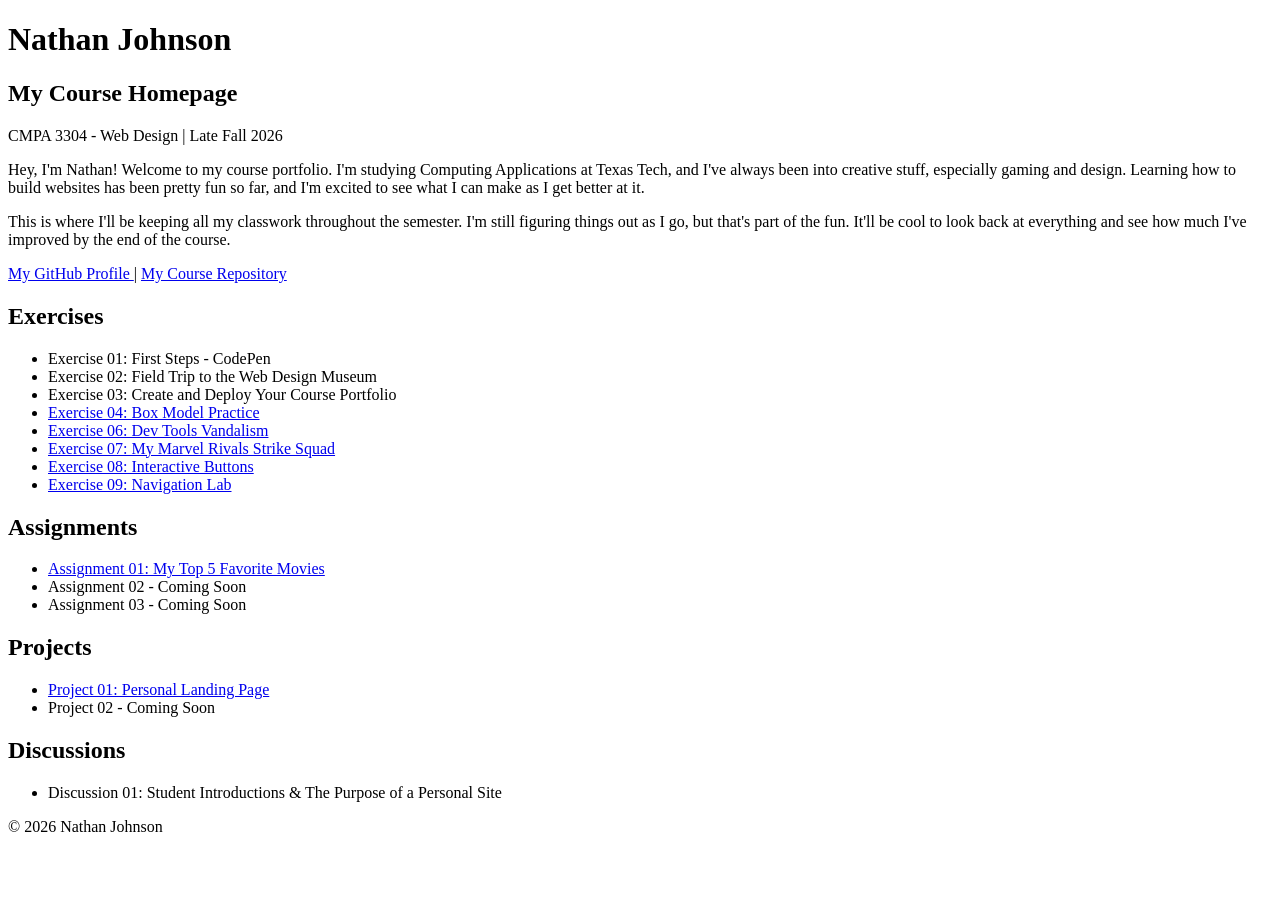
<file: index.html>
<!DOCTYPE html>
<html lang="en">
<head>
    <meta charset="UTF-8">
    <meta name="viewport" content="width=device-width, initial-scale=1.0">
    <title>Nathan Johnson - CMPA 3304</title>
</head>

<body>
    <header>
        <h1>Nathan Johnson</h1>
        <h2>My Course Homepage</h2>
        <p>CMPA 3304 - Web Design | Late Fall 2026</p>

        <p>
            Hey, I'm Nathan! Welcome to my course portfolio.
            I'm studying Computing Applications at Texas Tech,
            and I've always been into creative stuff, especially
            gaming and design. Learning how to build websites
            has been pretty fun so far, and I'm excited to see
            what I can make as I get better at it.
        </p>

        <p>
            This is where I'll be keeping all my classwork
            throughout the semester. I'm still figuring things
            out as I go, but that's part of the fun. It'll
            be cool to look back at everything and see how
            much I've improved by the end of the course.
        </p>

        <nav>
            <a href="https://github.com/natekayne">
                My GitHub Profile
            </a>
            |
            <a href="https://github.com/natekayne/cmpa-3304-course-portfolio">
                My Course Repository
            </a>
        </nav>
    </header>

    <main>
        <section>
            <h2>Exercises</h2>
            <ul>
                <li>
                    Exercise 01: First Steps - CodePen
                </li>
                <li>
                    Exercise 02: Field Trip to the Web Design Museum
                </li>
                <li>
                    Exercise 03: Create and Deploy Your Course Portfolio
                </li>
                <li>
                    <a href="week-03-exercise-01/index.html">
                        Exercise 04: Box Model Practice
                    </a>
                </li>
                <li>
                    <a href="week-04-exercise-01/index.html">
                        Exercise 06: Dev Tools Vandalism
                    </a>
                </li>
                <li>
                    <a href="week-04-exercise-02/index.html">
                        Exercise 07: My Marvel Rivals Strike Squad
                    </a>
                </li>
                <li>
                    <a href="week-05-exercise-01/index.html">
                        Exercise 08: Interactive Buttons
                    </a>
                </li>
                <li>
                    <a href="week-06-exercise-01/index.html">
                        Exercise 09: Navigation Lab
                    </a>
                </li>
            </ul>
        </section>

        <section>
            <h2>Assignments</h2>
            <ul>
                <li>
                    <a href="assignment-01/index.html">
                        Assignment 01: My Top 5 Favorite Movies
                    </a>
                </li>
                <li>Assignment 02 - Coming Soon</li>
                <li>Assignment 03 - Coming Soon</li>
            </ul>
        </section>

        <section>
            <h2>Projects</h2>
            <ul>
                <li>
                    <a href="project-01/index.html">
                        Project 01: Personal Landing Page
                    </a>
                </li>
                <li>Project 02 - Coming Soon</li>
            </ul>
        </section>

        <section>
            <h2>Discussions</h2>
            <ul>
                <li>
                    Discussion 01: Student Introductions
                    &amp; The Purpose of a Personal Site
                </li>
            </ul>
        </section>
    </main>

    <footer>
        <p>&copy; 2026 Nathan Johnson</p>
    </footer>
</body>
</html>
</file>
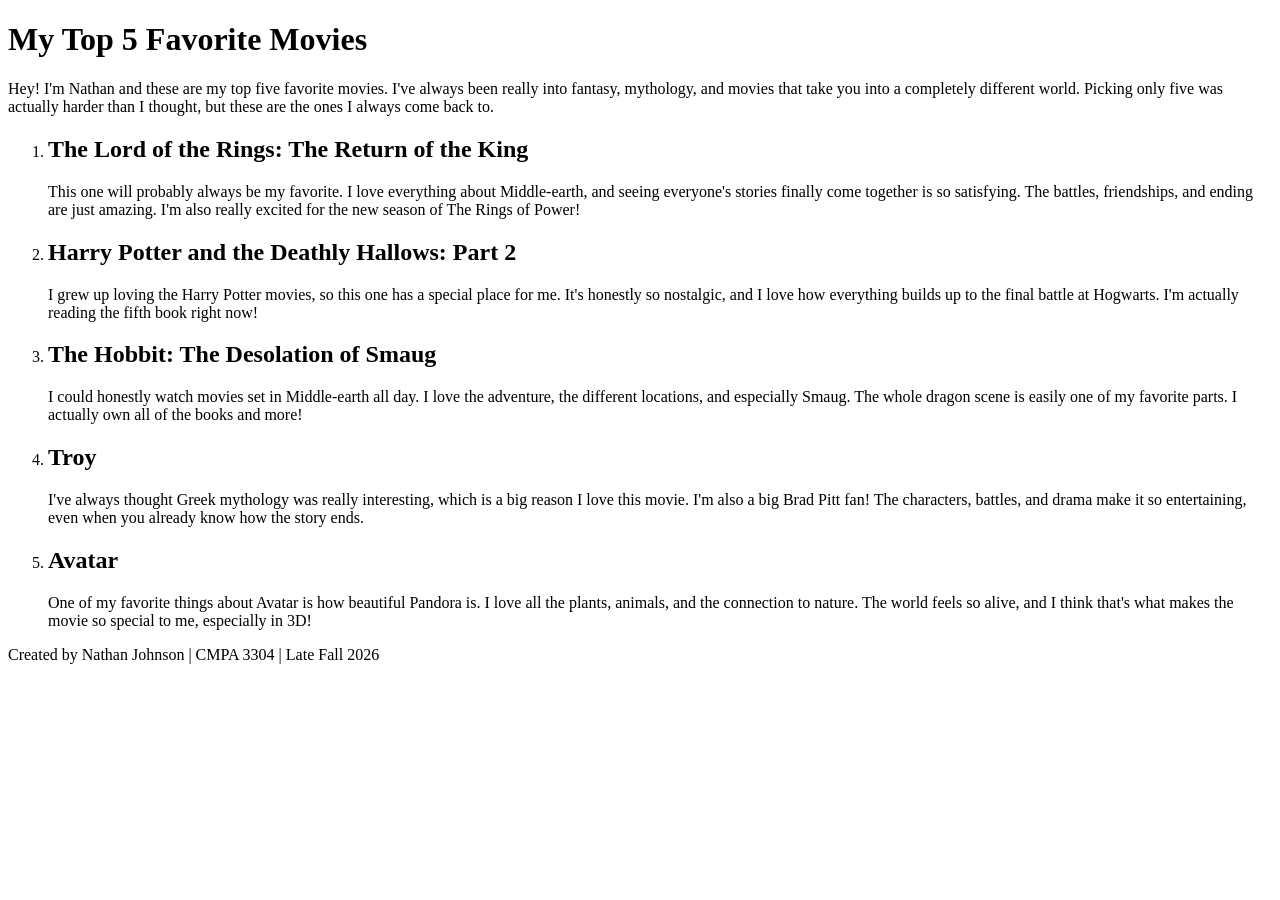
<file: assignment-01/index.html>
<!DOCTYPE html>
<html lang="en">
<head>
    <meta charset="UTF-8">
    <meta name="viewport" content="width=device-width, initial-scale=1.0">
    <title>My Top 5 Favorite Movies - Nathan Johnson</title>
</head>

<body>
    <header>
        <h1>My Top 5 Favorite Movies</h1>
        <p>
            Hey! I'm Nathan and these are my top five favorite
            movies. I've always been really into fantasy,
            mythology, and movies that take you into a completely
            different world. Picking only five was actually
            harder than I thought, but these are the ones
            I always come back to.
        </p>
    </header>

    <main>
        <ol>
            <li>
                <h2>The Lord of the Rings: The Return of the King</h2>
                <p>
                    This one will probably always be my favorite.
                    I love everything about Middle-earth, and
                    seeing everyone's stories finally come
                    together is so satisfying. The battles,
                    friendships, and ending are just amazing.
                    I'm also really excited for the new season
                    of The Rings of Power!
                </p>
            </li>

            <li>
                <h2>Harry Potter and the Deathly Hallows: Part 2</h2>
                <p>
                    I grew up loving the Harry Potter movies,
                    so this one has a special place for me.
                    It's honestly so nostalgic, and I love
                    how everything builds up to the final
                    battle at Hogwarts. I'm actually reading
                    the fifth book right now!
                </p>
            </li>

            <li>
                <h2>The Hobbit: The Desolation of Smaug</h2>
                <p>
                    I could honestly watch movies set in
                    Middle-earth all day. I love the adventure,
                    the different locations, and especially
                    Smaug. The whole dragon scene is easily
                    one of my favorite parts. I actually own
                    all of the books and more!
                </p>
            </li>

            <li>
                <h2>Troy</h2>
                <p>
                    I've always thought Greek mythology was
                    really interesting, which is a big reason
                    I love this movie. I'm also a big Brad Pitt
                    fan! The characters, battles, and drama
                    make it so entertaining, even when you
                    already know how the story ends.
                </p>
            </li>

            <li>
                <h2>Avatar</h2>
                <p>
                    One of my favorite things about Avatar is
                    how beautiful Pandora is. I love all the
                    plants, animals, and the connection to
                    nature. The world feels so alive, and
                    I think that's what makes the movie
                    so special to me, especially in 3D!
                </p>
            </li>
        </ol>
    </main>

    <footer>
        <p>
            Created by Nathan Johnson |
            CMPA 3304 | Late Fall 2026
        </p>
    </footer>
</body>
</html>
</file>
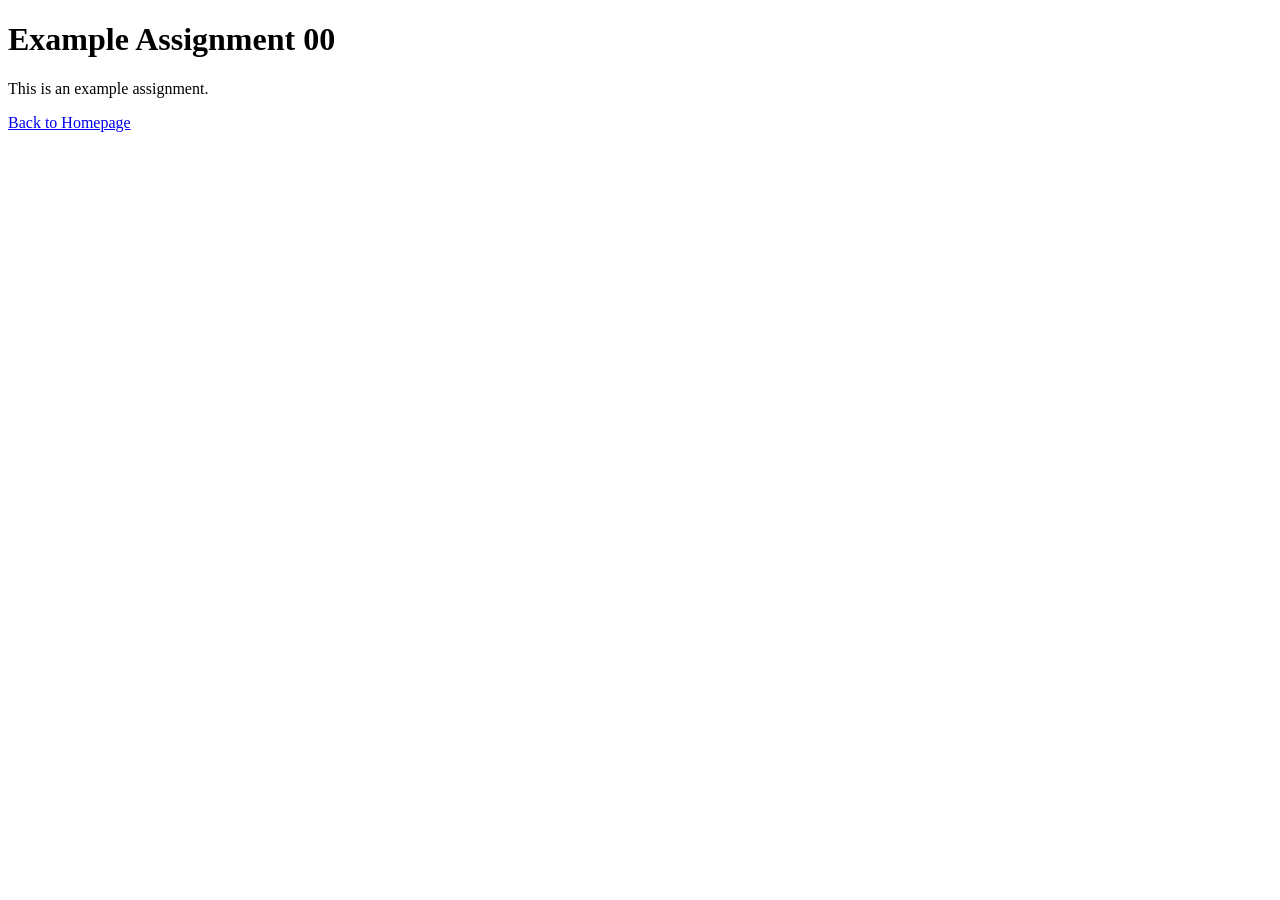
<file: example-assignment-00/index.html>
<!DOCTYPE html>
<html lang="en">
    <head>
        <meta charset="UTF-8" />
        <meta name="viewport" content="width=device-width, initial-scale=1.0" />
        <title>Example Assignment 00</title>
    </head>
    <body>
        <h1>Example Assignment 00</h1>
        <p>This is an example assignment.</p>
        <a href="../index.html">Back to Homepage</a>
    </body>
</html>
</file>
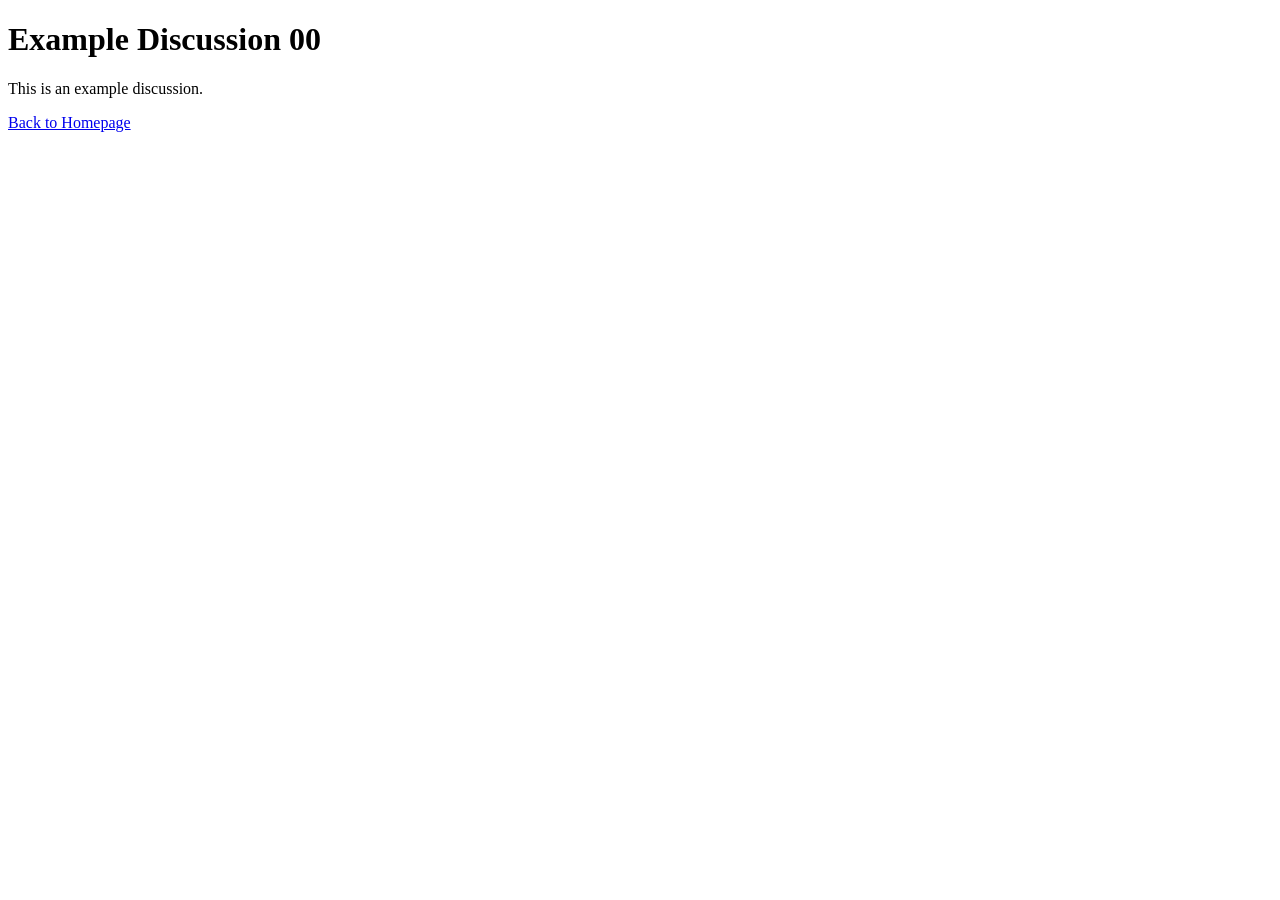
<file: example-discussion-00/index.html>
<!DOCTYPE html>
<html lang="en">
    <head>
        <meta charset="UTF-8" />
        <meta name="viewport" content="width=device-width, initial-scale=1.0" />
        <title>Example Discussion 00</title>
    </head>
    <body>
        <h1>Example Discussion 00</h1>
        <p>This is an example discussion.</p>
        <a href="../index.html">Back to Homepage</a>
    </body>
</html>
</file>
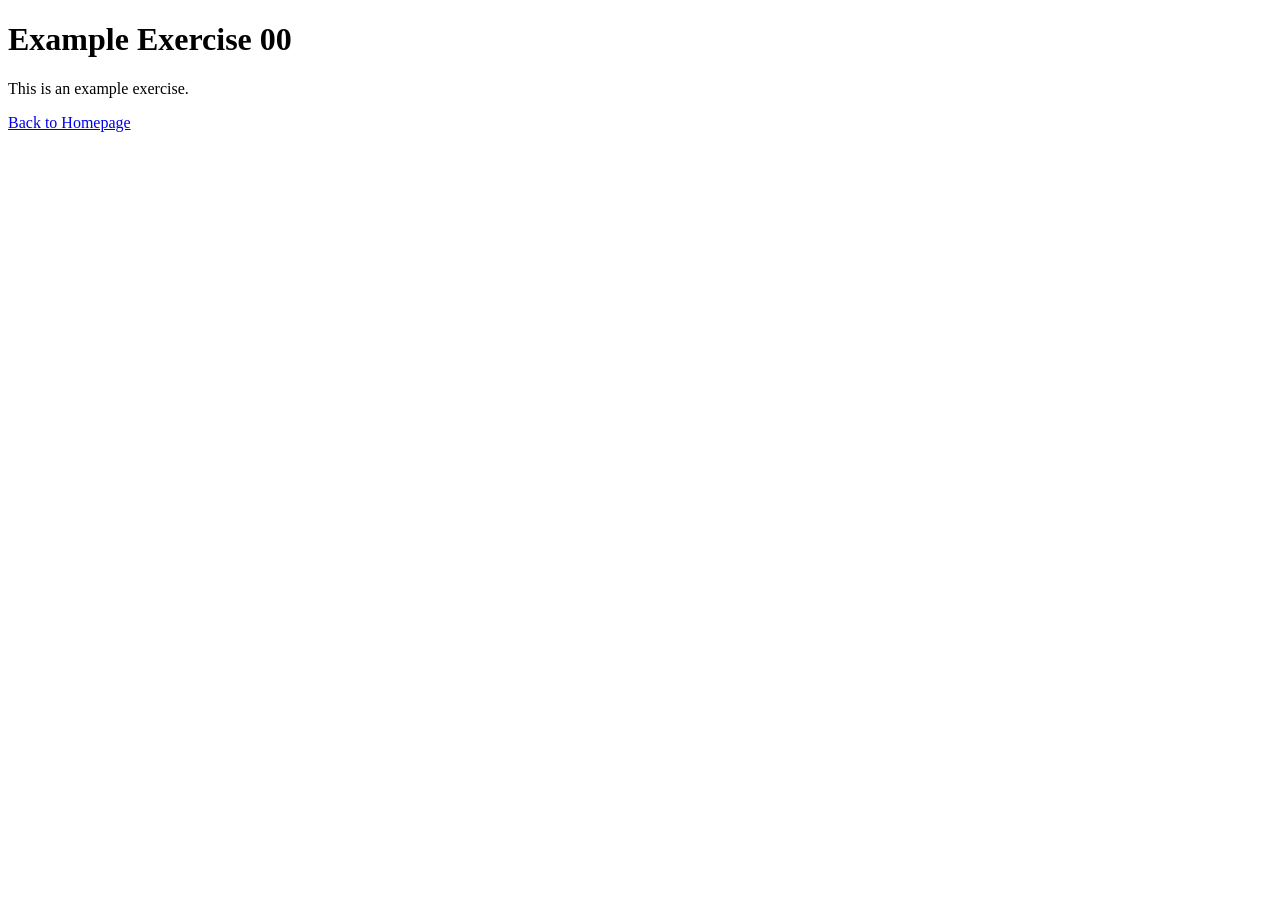
<file: example-exercise-00/index.html>
<!DOCTYPE html>
<html lang="en">
    <head>
        <meta charset="UTF-8" />
        <meta name="viewport" content="width=device-width, initial-scale=1.0" />
        <title>Example Exercise 00</title>
    </head>
    <body>
        <h1>Example Exercise 00</h1>
        <p>This is an example exercise.</p>
        <a href="../index.html">Back to Homepage</a>
    </body>
</html>
</file>
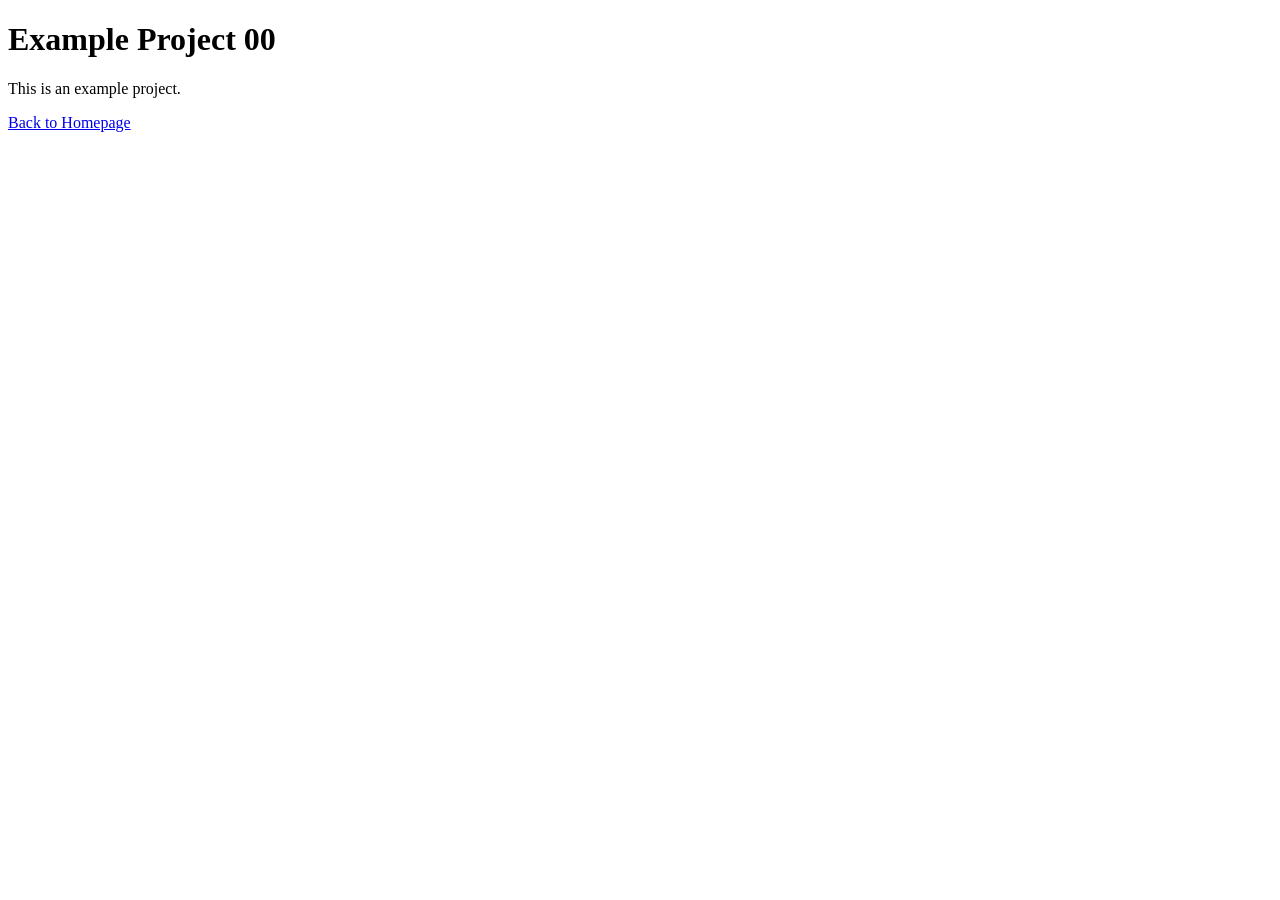
<file: example-project-00/index.html>
<!DOCTYPE html>
<html lang="en">
    <head>
        <meta charset="UTF-8" />
        <meta name="viewport" content="width=device-width, initial-scale=1.0" />
        <title>Example Project 00</title>
    </head>
    <body>
        <h1>Example Project 00</h1>
        <p>This is an example project.</p>
        <a href="../index.html">Back to Homepage</a>
    </body>
</html>
</file>
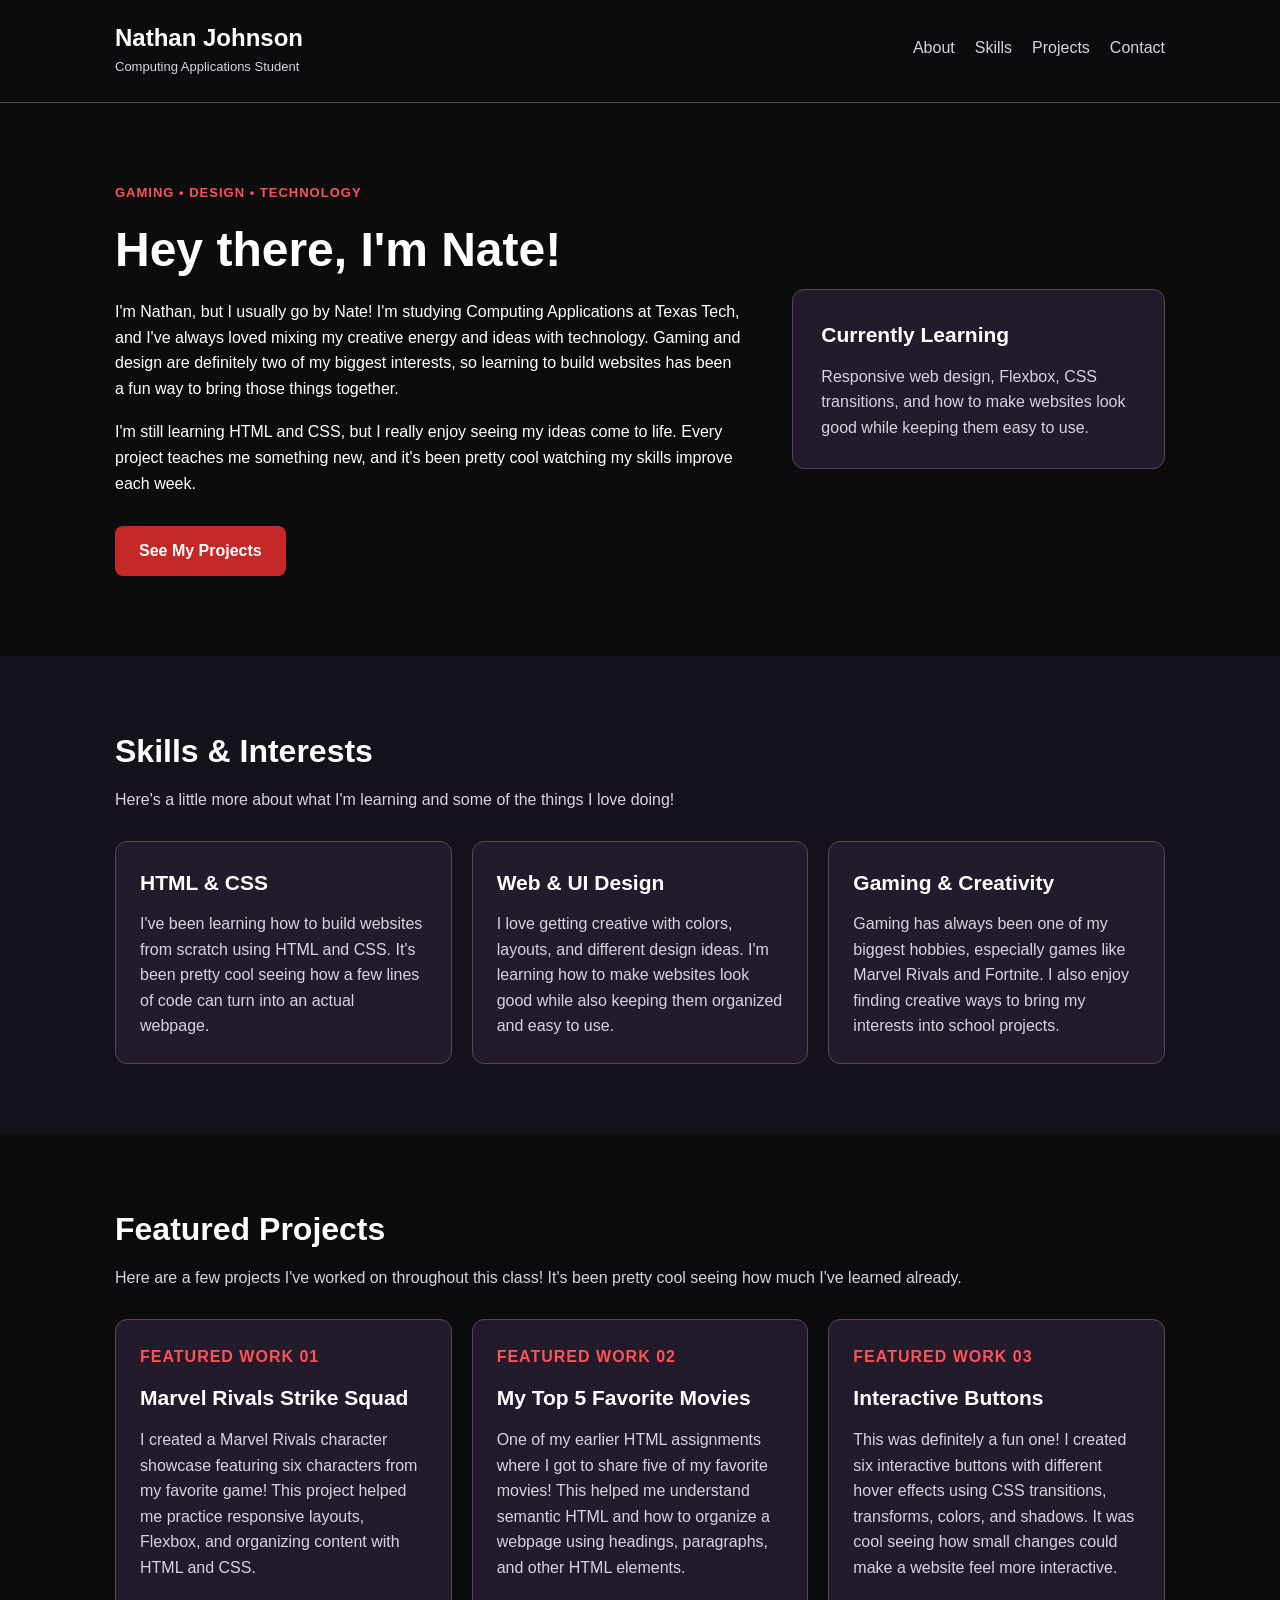
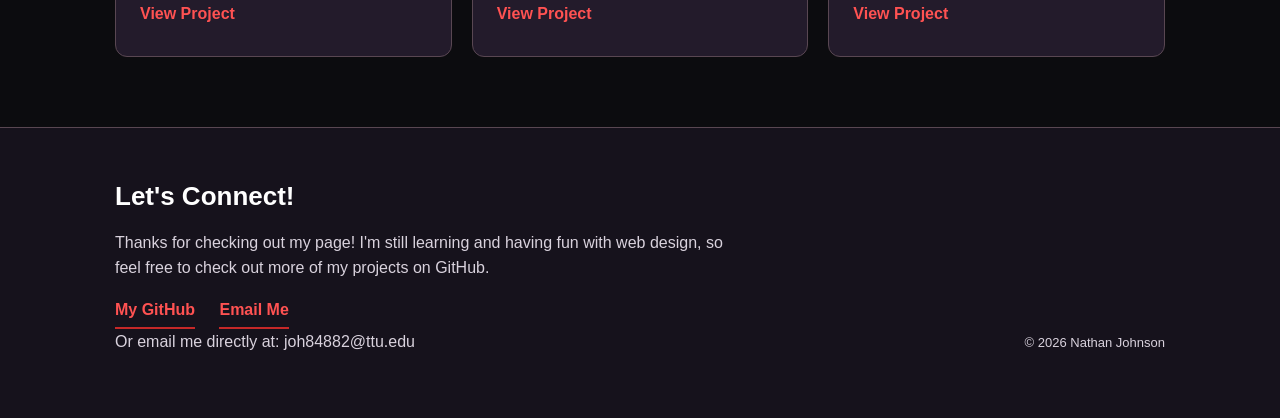
<file: project-01/index.html>
<!DOCTYPE html>
<html lang="en">

<head>
    <meta charset="UTF-8">
    <meta name="viewport" content="width=device-width, initial-scale=1.0">
    <meta name="description" content="Nathan Johnson's personal web design portfolio.">
    <title>Nathan Johnson | Personal Portfolio</title>
    <link rel="stylesheet" href="style.css">
</head>

<body>

    <!-- Header and Navigation -->
    <header class="site-header">
        <div class="container header-inner">

            <div class="brand">
                <h1>Nathan Johnson</h1>
                <p>Computing Applications Student</p>
            </div>

            <nav aria-label="Main navigation">
                <a href="#about">About</a>
                <a href="#skills">Skills</a>
                <a href="#projects">Projects</a>
                <a href="#contact">Contact</a>
            </nav>

        </div>
    </header>

    <main>

        <!-- About Me -->
        <section id="about" class="hero container">

            <div class="hero-text">
                <p class="eyebrow">GAMING • DESIGN • TECHNOLOGY</p>

                <h2>Hey there, I'm Nate!</h2>

                <p>
                    I'm Nathan, but I usually go by Nate! I'm
                    studying Computing Applications at Texas Tech,
                    and I've always loved mixing my creative energy
                    and ideas with technology. Gaming and design
                    are definitely two of my biggest interests,
                    so learning to build websites has been a fun
                    way to bring those things together.
                </p>

                <p>
                    I'm still learning HTML and CSS, but I really
                    enjoy seeing my ideas come to life. Every
                    project teaches me something new, and it's
                    been pretty cool watching my skills improve
                    each week.
                </p>

                <a href="#projects" class="button">
                    See My Projects
                </a>
            </div>

            <div class="hero-note">
                <h3>Currently Learning</h3>

                <p>
                    Responsive web design, Flexbox, CSS transitions,
                    and how to make websites look good while
                    keeping them easy to use.
                </p>
            </div>

        </section>

        
        <!-- Skills and Interests -->
        <section id="skills" class="section section-alt">
            <div class="container">

                <h2>Skills & Interests</h2>

                <p class="section-intro">
                    Here's a little more about what I'm learning
                    and some of the things I love doing!
                </p>

                <div class="skills-list">

                    <article class="skill-card">
                        <h3>HTML & CSS</h3>
                        <p>
                            I've been learning how to build websites
                            from scratch using HTML and CSS. It's
                            been pretty cool seeing how a few lines
                            of code can turn into an actual webpage.
                        </p>
                    </article>

                    <article class="skill-card">
                        <h3>Web & UI Design</h3>
                        <p>
                            I love getting creative with colors,
                            layouts, and different design ideas.
                            I'm learning how to make websites
                            look good while also keeping them
                            organized and easy to use.
                        </p>
                    </article>

                    <article class="skill-card">
                        <h3>Gaming & Creativity</h3>
                        <p>
                            Gaming has always been one of my biggest
                            hobbies, especially games like Marvel
                            Rivals and Fortnite. I also enjoy
                            finding creative ways to bring my
                            interests into school projects.
                        </p>
                    </article>

                </div>
            </div>
        </section>

        
        <!-- Featured Projects -->
        <section id="projects" class="section">
            <div class="container">

                <h2>Featured Projects</h2>

                <p class="section-intro">
                    Here are a few projects I've worked on
                    throughout this class! It's been pretty
                    cool seeing how much I've learned already.
                </p>

                <div class="project-list">

                    <!-- Project Card 1 -->
                    <article class="project-card">
                        <p class="project-number">FEATURED WORK 01</p>

                        <h3>Marvel Rivals Strike Squad</h3>

                        <p>
                            I created a Marvel Rivals character
                            showcase featuring six characters
                            from my favorite game! This project
                            helped me practice responsive layouts,
                            Flexbox, and organizing content
                            with HTML and CSS.
                        </p>

                        <a href="../week-04-exercise-02/index.html"
                           class="project-link">
                            View Project
                        </a>
                    </article>

                    <!-- Project Card 2 -->
                    <article class="project-card">
                        <p class="project-number">FEATURED WORK 02</p>

                        <h3>My Top 5 Favorite Movies</h3>

                        <p>
                            One of my earlier HTML assignments
                            where I got to share five of my
                            favorite movies! This helped me
                            understand semantic HTML and how
                            to organize a webpage using headings,
                            paragraphs, and other HTML elements.
                        </p>

                        <a href="../assignment-01/index.html"
                           class="project-link">
                            View Project
                        </a>
                    </article>

                    <!-- Project Card 3 -->
                    <article class="project-card">
                        <p class="project-number">FEATURED WORK 03</p>

                        <h3>Interactive Buttons</h3>

                        <p>
                            This was definitely a fun one!
                            I created six interactive buttons
                            with different hover effects using
                            CSS transitions, transforms, colors,
                            and shadows. It was cool seeing
                            how small changes could make a
                            website feel more interactive.
                        </p>

                        <a href="../week-05-exercise-01/index.html"
                           class="project-link">
                            View Project
                        </a>
                    </article>

                </div>
            </div>
        </section>


    </main>

    
    <!-- Contact and Footer -->
    <footer id="contact" class="site-footer">
        <div class="container footer-inner">

            <div class="footer-content">
                <h2>Let's Connect!</h2>

                <p>
                    Thanks for checking out my page!
                    I'm still learning and having fun with
                    web design, so feel free to check out
                    more of my projects on GitHub.
                </p>

                <a href="https://github.com/natekayne"
                   target="_blank"
                   rel="noopener noreferrer">
                    My GitHub
                </a>

               
                <a href="mailto:joh84882@ttu.edu">
                    Email Me
                </a>

                <p class="contact-email">
                    Or email me directly at: joh84882@ttu.edu
                </p>
            </div>

            <p class="copyright">
                &copy; 2026 Nathan Johnson
            </p>

        </div>
    </footer>
</file>
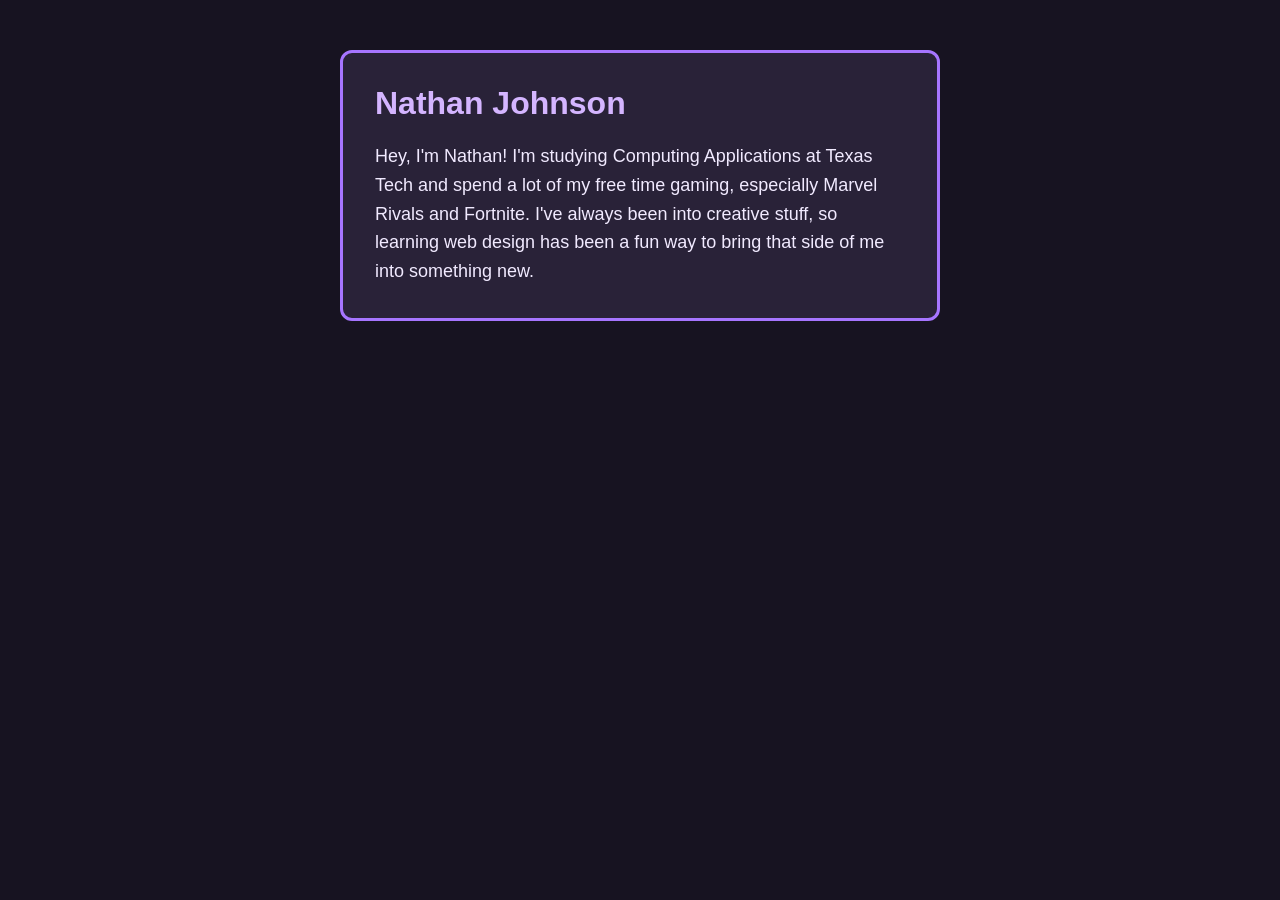
<file: week-03-exercise-01/index.html>
<!DOCTYPE html>
<html lang="en">
<head>
    <meta charset="UTF-8">
    <meta name="viewport" content="width=device-width, initial-scale=1.0">
    <title>Nathan Johnson - Personal Card</title>
    <link rel="stylesheet" href="style.css">
</head>
<body>

    <div class="card">
        <h1>Nathan Johnson</h1>

        <p>
            Hey, I'm Nathan! I'm studying Computing Applications at
            Texas Tech and spend a lot of my free time gaming,
            especially Marvel Rivals and Fortnite. I've always been
            into creative stuff, so learning web design has been a
            fun way to bring that side of me into something new.
        </p>
    </div>

</body>
</html>
</file>
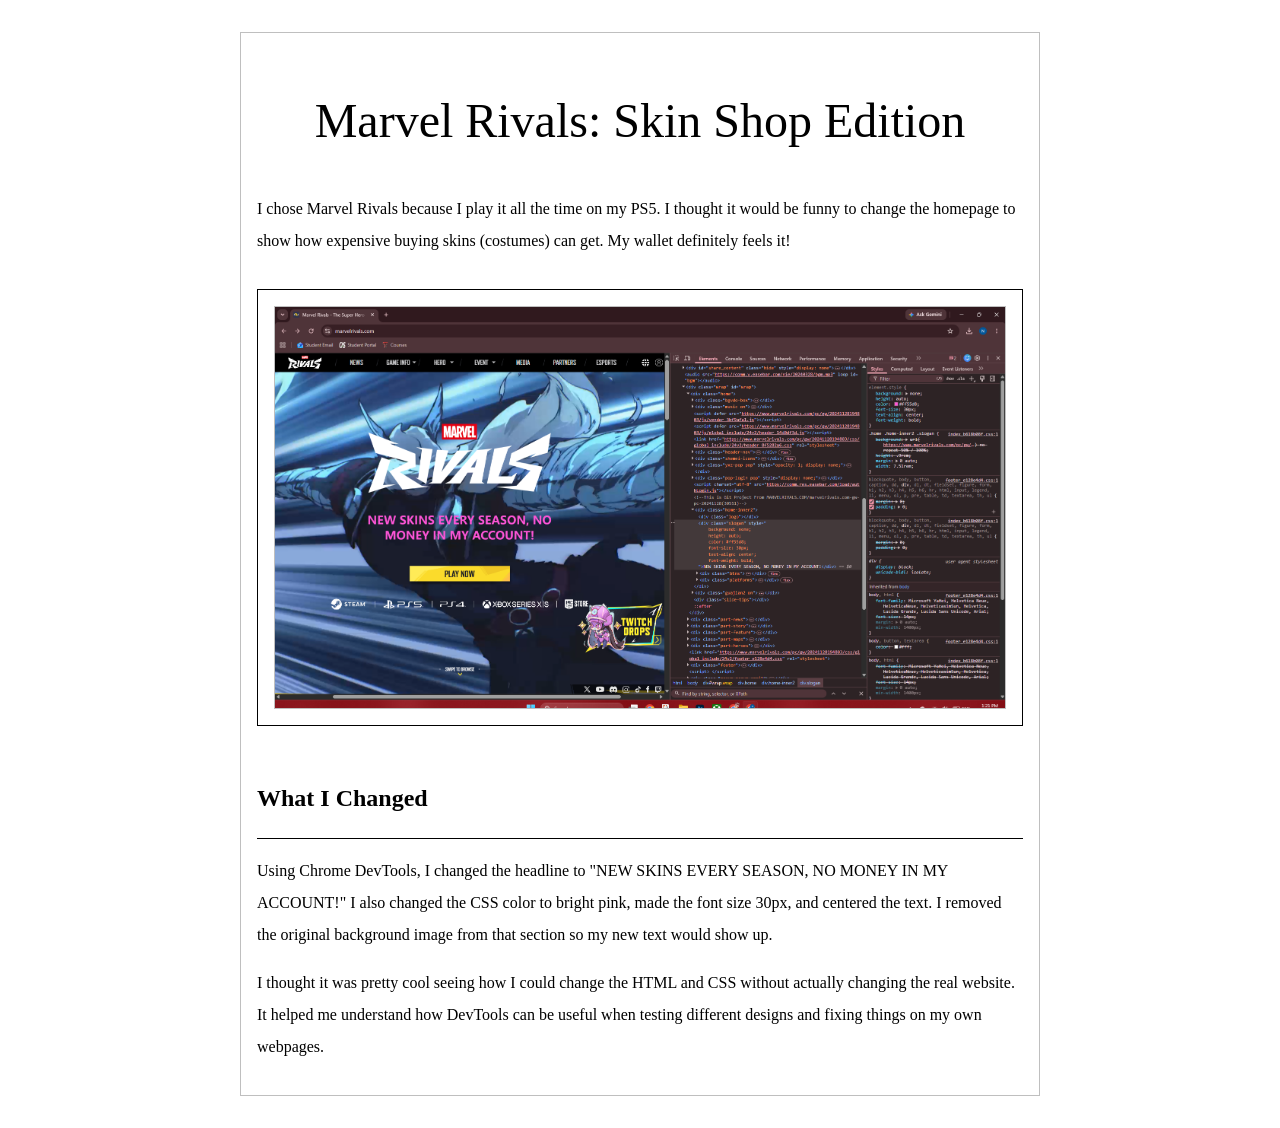
<file: week-04-exercise-01/index.html>
<!DOCTYPE html>
<html lang="en">

<head>
    <meta charset="UTF-8" />
    <meta name="viewport" content="width=device-width, initial-scale=1.0" />
    <title>Week 04 - Marvel Rivals Skin Shop Edition</title>
    <link rel="stylesheet" href="./style.css" />
</head>

<body>
    <main>
        <h1>Marvel Rivals: Skin Shop Edition</h1>

        <p>
            I chose Marvel Rivals because I play it all the time
            on my PS5. I thought it would be funny to change
            the homepage to show how expensive buying skins (costumes)
            can get. My wallet definitely feels it!
        </p>

        <div class="screenshot-container">
            <img src="./devtools-vandalism-screenshot.png"
                 alt="My edited Marvel Rivals homepage" />
        </div>

        <h2>What I Changed</h2>

        <p>
            Using Chrome DevTools, I changed the headline to
            "NEW SKINS EVERY SEASON, NO MONEY IN MY ACCOUNT!"
            I also changed the CSS color to bright pink,
            made the font size 30px, and centered the text.
            I removed the original background image from
            that section so my new text would show up.
        </p>

        <p>
            I thought it was pretty cool seeing how I could
            change the HTML and CSS without actually changing
            the real website. It helped me understand how
            DevTools can be useful when testing different
            designs and fixing things on my own webpages.
        </p>
    </main>
</body>

</html>
</file>
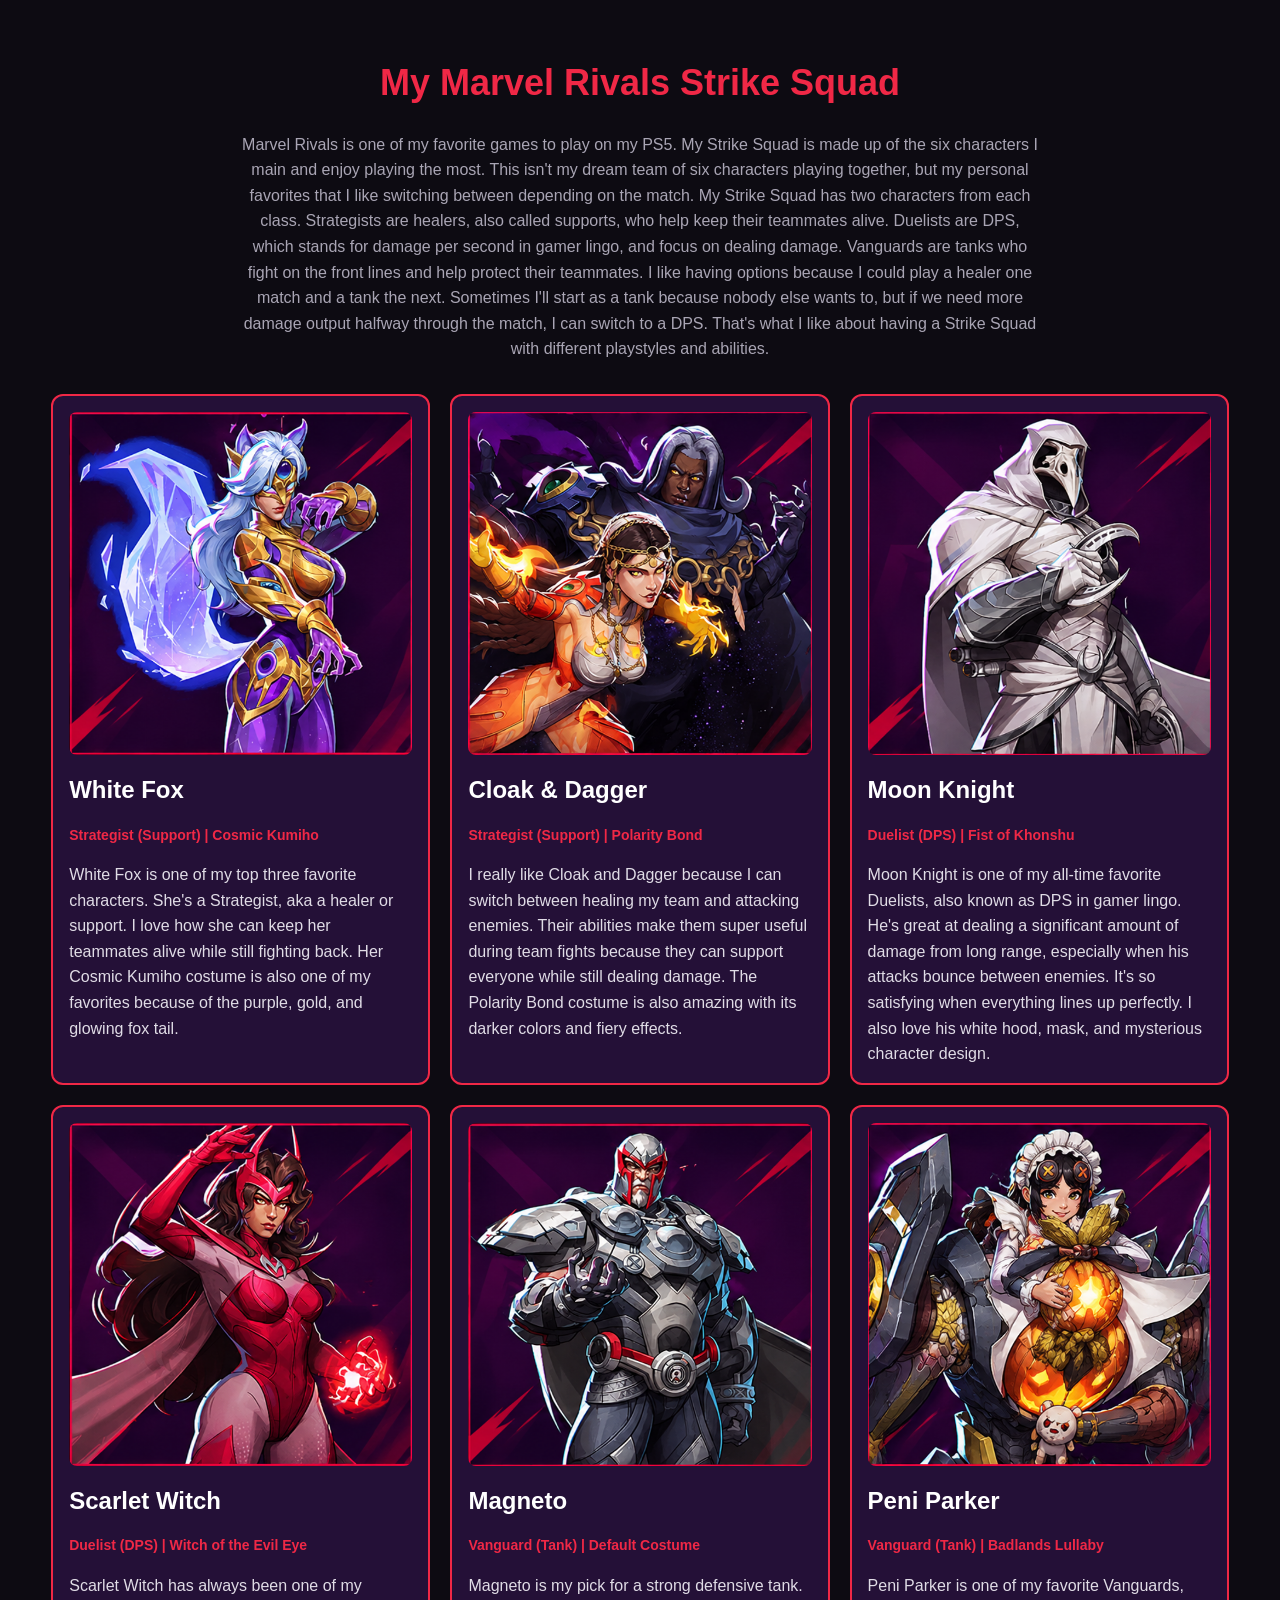
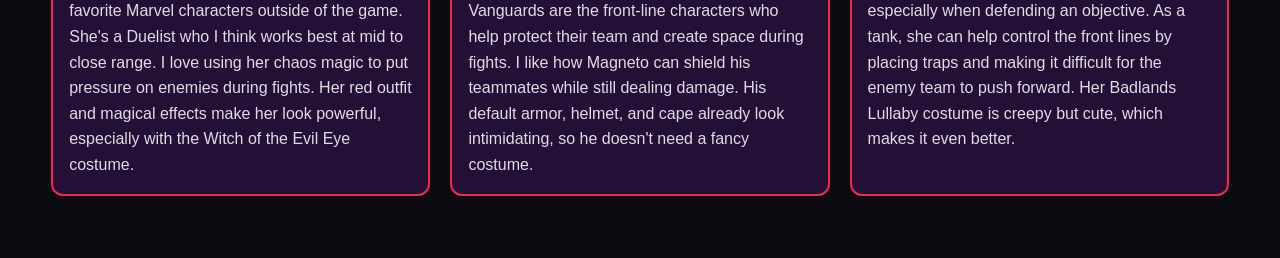
<file: week-04-exercise-02/index.html>
<!DOCTYPE html>
<html lang="en">

<head>
    <meta charset="UTF-8" />
    <meta name="viewport" content="width=device-width, initial-scale=1.0" />
    <title>My Marvel Rivals Strike Squad</title>
    <link rel="stylesheet" href="./style.css" />
</head>

<body>
    <main>
        <h1>My Marvel Rivals Strike Squad</h1>

        <p>
            Marvel Rivals is one of my favorite games to play
            on my PS5. My Strike Squad is made up of the six
            characters I main and enjoy playing the most.
            This isn't my dream team of six characters playing
            together, but my personal favorites that I like
            switching between depending on the match.

            My Strike Squad has two characters from each class.
            Strategists are healers, also called supports,
            who help keep their teammates alive. Duelists
            are DPS, which stands for damage per second in
            gamer lingo, and focus on dealing damage.
            Vanguards are tanks who fight on the front
            lines and help protect their teammates.

            I like having options because I could play a
            healer one match and a tank the next. Sometimes
            I'll start as a tank because nobody else wants
            to, but if we need more damage output halfway
            through the match, I can switch to a DPS.
            That's what I like about having a Strike Squad
            with different playstyles and abilities.
        </p>

        <div class="collection-grid">

            <!-- Strategist 1: White Fox -->
            <div class="collection-card">
                <img src="./WhiteFox.png"
                     alt="White Fox Cosmic Kumiho costume" />

                <h2>White Fox</h2>

                <p class="details">
                    Strategist (Support) | Cosmic Kumiho
                </p>

                <p class="description">
                    White Fox is one of my top three favorite
                    characters. She's a Strategist, aka a
                    healer or support. I love how she can
                    keep her teammates alive while still
                    fighting back. Her Cosmic Kumiho costume
                    is also one of my favorites because
                    of the purple, gold, and glowing fox tail.
                </p>
            </div>

            <!-- Strategist 2: Cloak and Dagger -->
            <div class="collection-card">
                <img src="./CloakDagger.png"
                     alt="Cloak and Dagger Polarity Bond costume" />

                <h2>Cloak &amp; Dagger</h2>

                <p class="details">
                    Strategist (Support) | Polarity Bond
                </p>

                <p class="description">
                    I really like Cloak and Dagger because
                    I can switch between healing my team
                    and attacking enemies. Their abilities
                    make them super useful during team
                    fights because they can support everyone
                    while still dealing damage. The Polarity
                    Bond costume is also amazing with its
                    darker colors and fiery effects.
                </p>
            </div>

            <!-- Duelist 1: Moon Knight -->
            <div class="collection-card">
                <img src="./MoonKnight.png"
                     alt="Moon Knight Fist of Khonshu" />

                <h2>Moon Knight</h2>

                <p class="details">
                    Duelist (DPS) | Fist of Khonshu
                </p>

                <p class="description">
                    Moon Knight is one of my all-time favorite
                    Duelists, also known as DPS in gamer lingo.
                    He's great at dealing a significant amount
                    of damage from long range, especially
                    when his attacks bounce between enemies.
                    It's so satisfying when everything lines
                    up perfectly. I also love his white hood,
                    mask, and mysterious character design.
                </p>
            </div>

            <!-- Duelist 2: Scarlet Witch -->
            <div class="collection-card">
                <img src="./ScarletWitch.png"
                     alt="Scarlet Witch Witch of the Evil Eye costume" />

                <h2>Scarlet Witch</h2>

                <p class="details">
                    Duelist (DPS) | Witch of the Evil Eye
                </p>

                <p class="description">
                    Scarlet Witch has always been one of
                    my favorite Marvel characters outside
                    of the game. She's a Duelist who I
                    think works best at mid to close range.
                    I love using her chaos magic to put
                    pressure on enemies during fights.
                    Her red outfit and magical effects
                    make her look powerful, especially
                    with the Witch of the Evil Eye costume.
                </p>
            </div>

            <!-- Vanguard 1: Magneto -->
            <div class="collection-card">
                <img src="./Magneto.png"
                     alt="Magneto default costume" />

                <h2>Magneto</h2>

                <p class="details">
                    Vanguard (Tank) | Default Costume
                </p>

                <p class="description">
                    Magneto is my pick for a strong defensive
                    tank. Vanguards are the front-line
                    characters who help protect their team
                    and create space during fights. I like
                    how Magneto can shield his teammates
                    while still dealing damage. His default
                    armor, helmet, and cape already look
                    intimidating, so he doesn't need
                    a fancy costume.
                </p>
            </div>

            <!-- Vanguard 2: Peni Parker -->
            <div class="collection-card">
                <img src="./PeniParker.png"
                     alt="Peni Parker Badlands Lullaby costume" />

                <h2>Peni Parker</h2>

                <p class="details">
                    Vanguard (Tank) | Badlands Lullaby
                </p>

                <p class="description">
                    Peni Parker is one of my favorite
                    Vanguards, especially when defending
                    an objective. As a tank, she can help
                    control the front lines by placing
                    traps and making it difficult for the
                    enemy team to push forward. Her Badlands
                    Lullaby costume is creepy but cute,
                    which makes it even better.
                </p>
            </div>

        </div>
    </main>
</body>

</html>
</file>
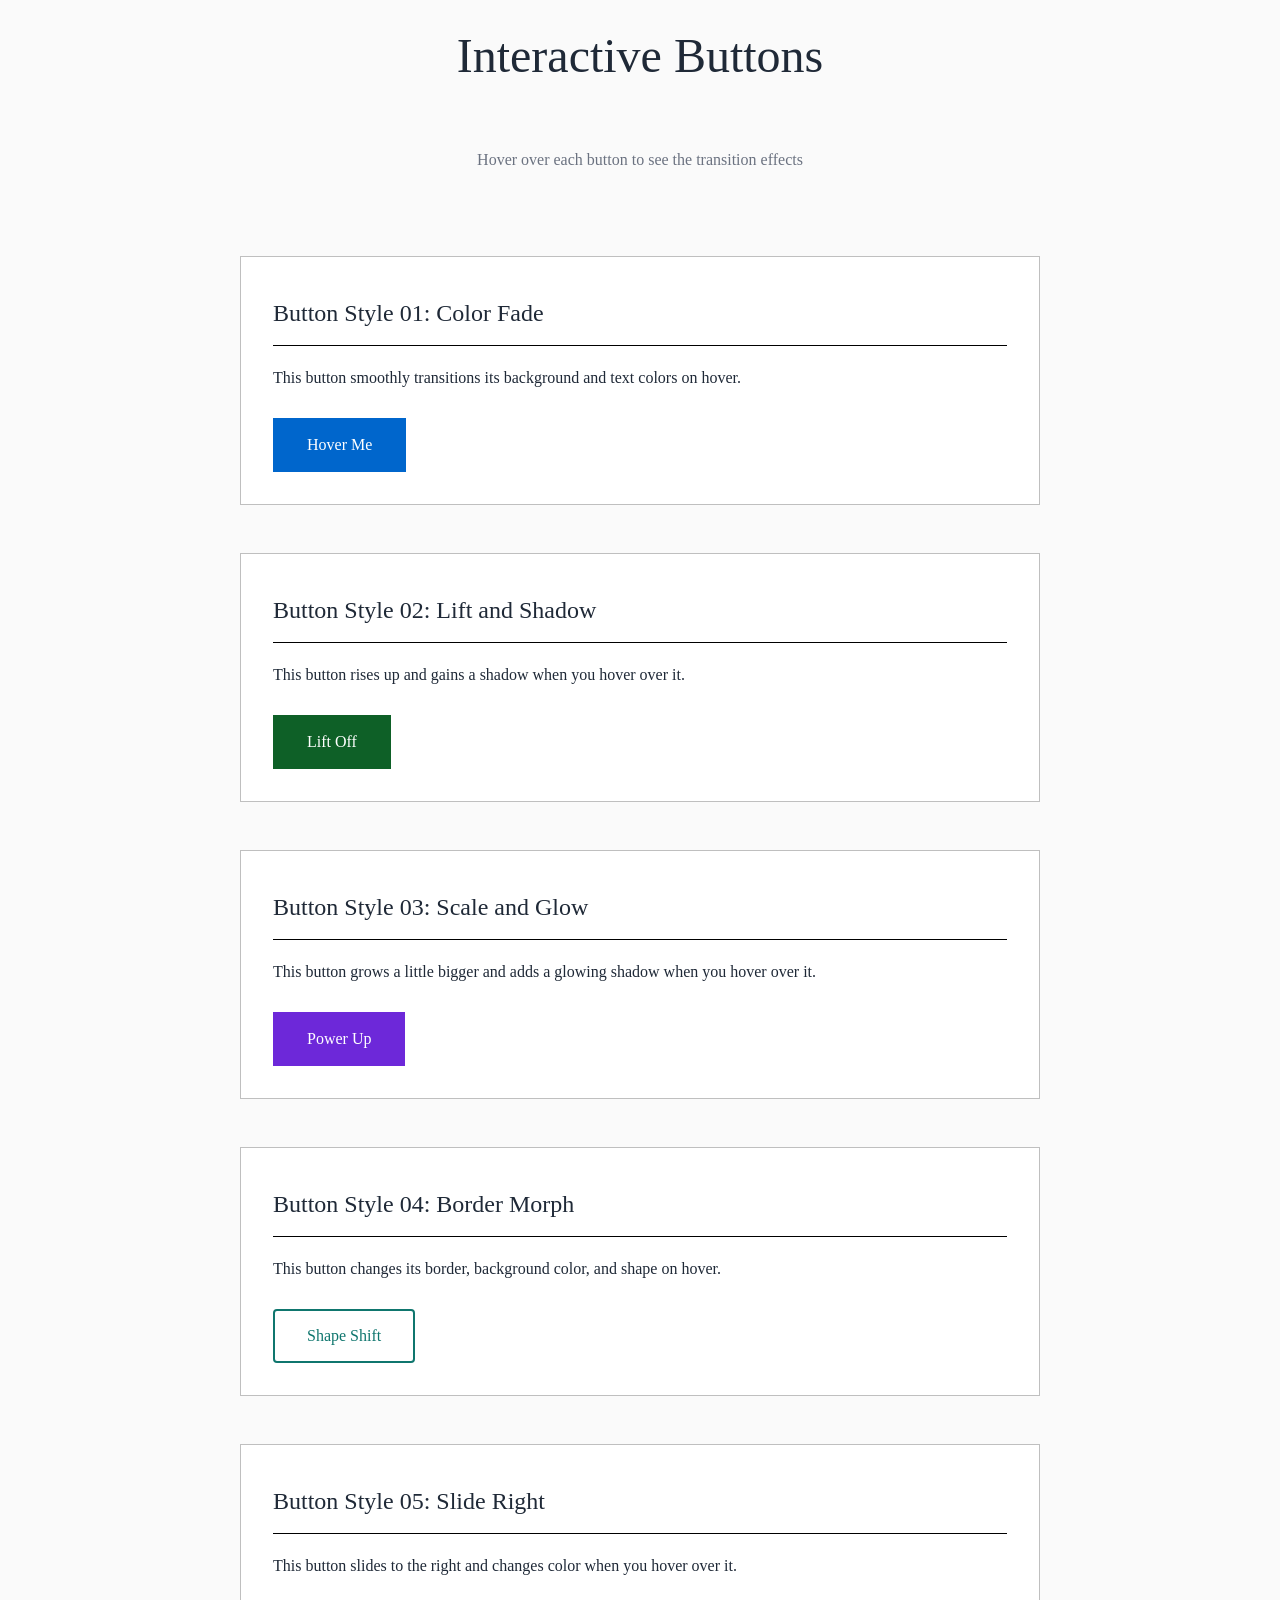
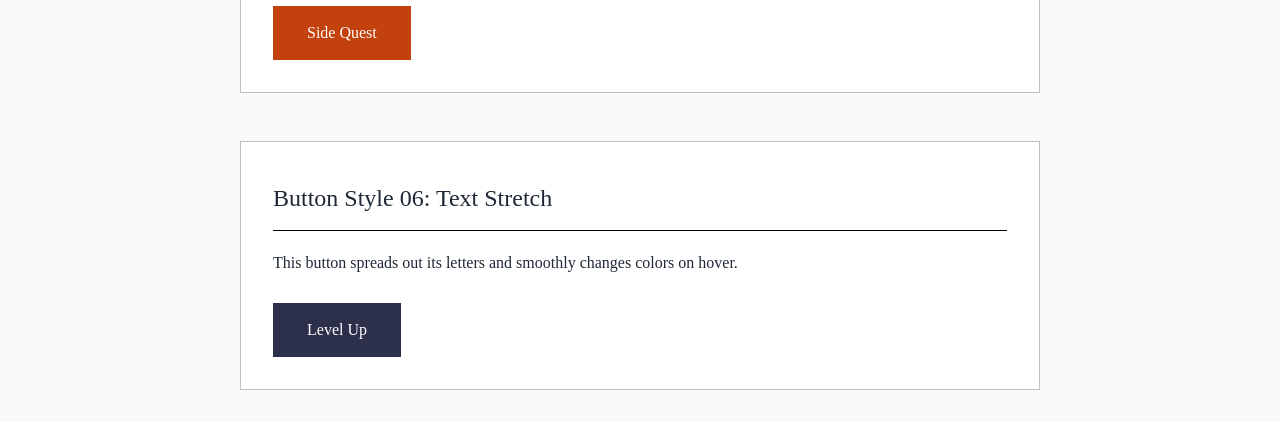
<file: week-05-exercise-01/index.html>
<!DOCTYPE html>
<html lang="en">

<head>
    <meta charset="UTF-8">
    <meta name="viewport" content="width=device-width, initial-scale=1.0">
    <title>Exercises Week 05 Exercise 01: Interactive Buttons</title>
    <link rel="stylesheet" href="./style.css">
</head>

<body>
    <div class="container">
        <h1>Interactive Buttons</h1>
        <p class="subtitle">Hover over each button to see the transition effects</p>

        <section class="button-section">
            <h2>Button Style 01: Color Fade</h2>
            <p>This button smoothly transitions its background and text colors on hover.</p>
            <button class="button-01">Hover Me</button>
        </section>

        <section class="button-section">
            <h2>Button Style 02: Lift and Shadow</h2>
            <p>This button rises up and gains a shadow when you hover over it.</p>
            <button class="button-02">Lift Off</button>
        </section>

        <section class="button-section">
            <h2>Button Style 03: Scale and Glow</h2>
            <p>This button grows a little bigger and adds a glowing shadow when you hover over it.</p>
            <button class="button-03">Power Up</button>
        </section>

        <section class="button-section">
            <h2>Button Style 04: Border Morph</h2>
            <p>This button changes its border, background color, and shape on hover.</p>
            <button class="button-04">Shape Shift</button>
        </section>

        <section class="button-section">
            <h2>Button Style 05: Slide Right</h2>
            <p>This button slides to the right and changes color when you hover over it.</p>
            <button class="button-05">Side Quest</button>
        </section>

        <section class="button-section">
            <h2>Button Style 06: Text Stretch</h2>
            <p>This button spreads out its letters and smoothly changes colors on hover.</p>
            <button class="button-06">Level Up</button>
        </section>
    </div>
</body>

</html>
</file>
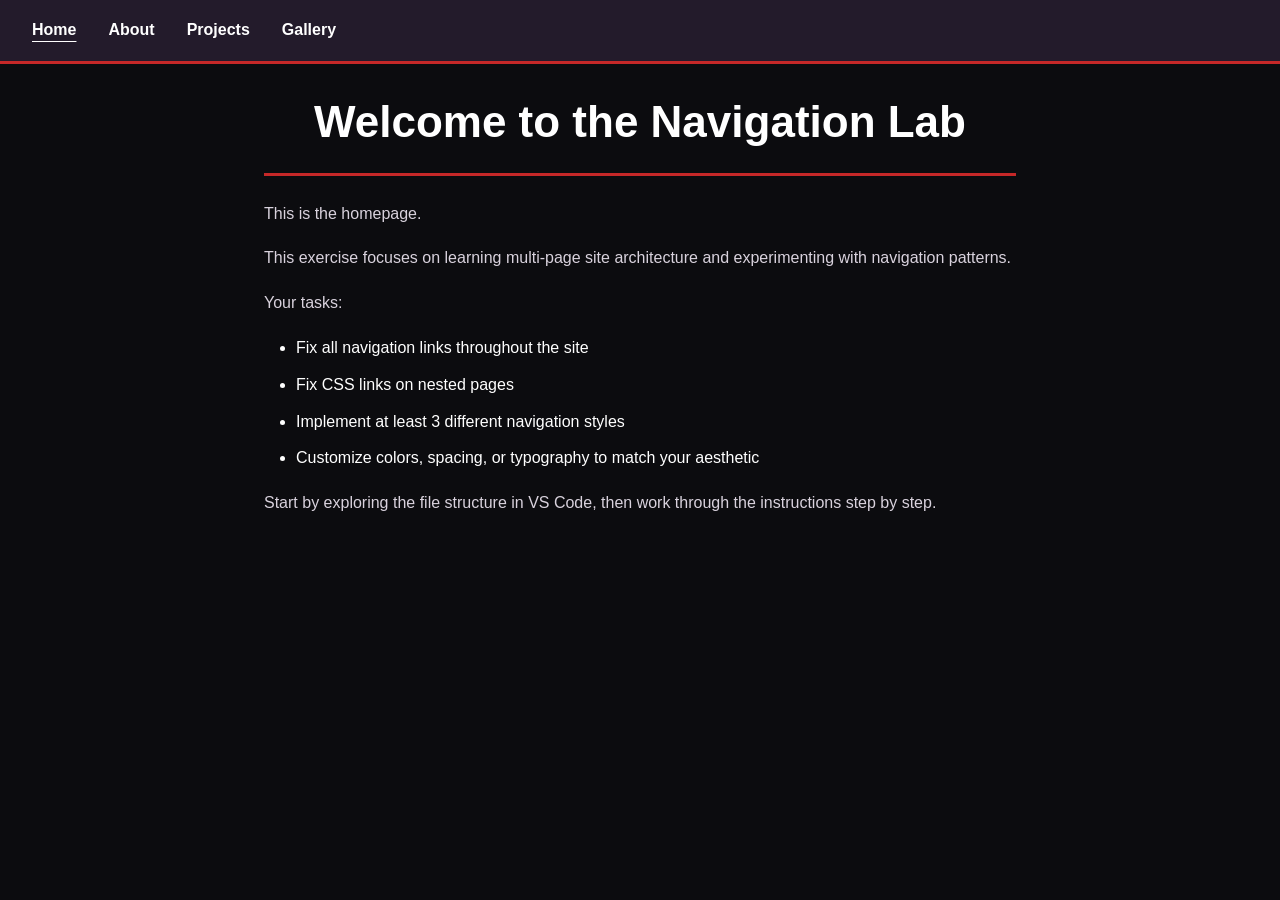
<file: week-06-exercise-01/index.html>
<!DOCTYPE html>
<html lang="en">

<head>
  <meta charset="UTF-8">
  <meta name="viewport" content="width=device-width, initial-scale=1.0">
  <title>Navigation Lab - Home</title>
  <link rel="stylesheet" href="css/style.css">
</head>

<body>

  <nav class="nav-horizontal">
    <ul>
      <li><a href="index.html" class="current" aria-current="page">Home</a></li>
      <li><a href="about.html">About</a></li>
      <li><a href="projects/index.html">Projects</a></li>
      <li><a href="gallery/index.html">Gallery</a></li>
    </ul>
  </nav>

  <main>
    <h1>Welcome to the Navigation Lab</h1>

    <p>This is the homepage.</p>
    <p>This exercise focuses on learning multi-page site architecture and experimenting with navigation patterns.</p>

    <p>Your tasks:</p>
    <ul>
      <li>Fix all navigation links throughout the site</li>
      <li>Fix CSS links on nested pages</li>
      <li>Implement at least 3 different navigation styles</li>
      <li>Customize colors, spacing, or typography to match your aesthetic</li>
    </ul>

    <p>Start by exploring the file structure in VS Code, then work through the instructions step by step.</p>
  </main>

</body>

</html>
</file>
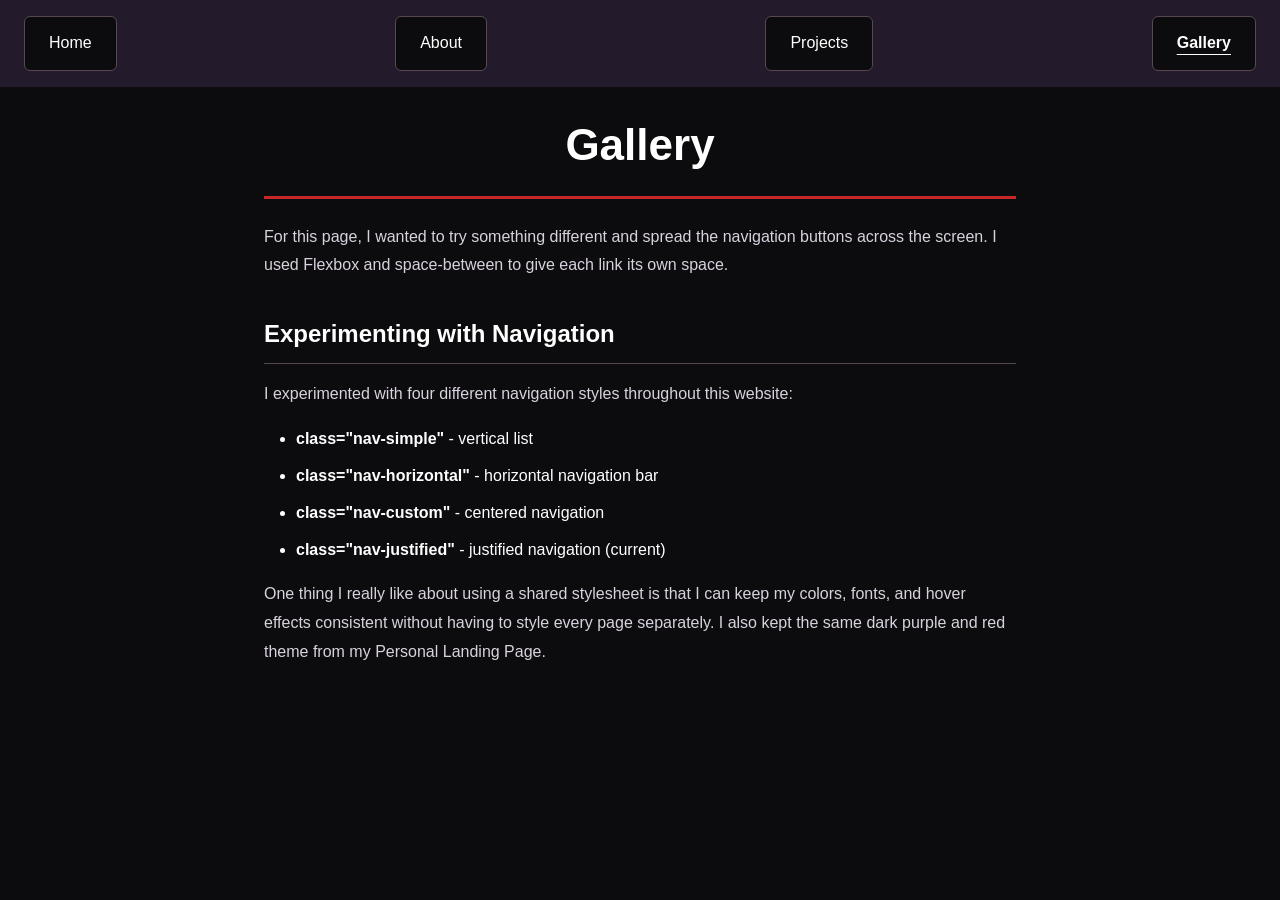
<file: week-06-exercise-01/gallery/index.html>
<!DOCTYPE html>
<html lang="en">

<head>
  <meta charset="UTF-8">
  <meta name="viewport" content="width=device-width, initial-scale=1.0">
  <title>Navigation Lab - Gallery</title>
  <link rel="stylesheet" href="../css/style.css">
</head>

<body>

  <nav class="nav-justified">
    <ul>
      <li><a href="../index.html">Home</a></li>
      <li><a href="../about.html">About</a></li>
      <li><a href="../projects/index.html">Projects</a></li>
      <li><a href="index.html" class="current" aria-current="page">Gallery</a></li>
    </ul>
  </nav>

  <main>
    <h1>Gallery</h1>

    <p>For this page, I wanted to try something different and spread the navigation buttons across the screen.
      I used Flexbox and space-between to give each link its own space.</p>

    <h2>Experimenting with Navigation</h2>

    <p>I experimented with four different navigation styles throughout this website:</p>

    <ul>
      <li><strong>class="nav-simple"</strong> - vertical list</li>
      <li><strong>class="nav-horizontal"</strong> - horizontal navigation bar</li>
      <li><strong>class="nav-custom"</strong> - centered navigation</li>
      <li><strong>class="nav-justified"</strong> - justified navigation (current)</li>
    </ul>

    <p>One thing I really like about using a shared stylesheet is that I can keep my colors, fonts, and hover
      effects consistent without having to style every page separately. I also kept the same dark purple
      and red theme from my Personal Landing Page.</p>
  </main>

</body>

</html>
</file>
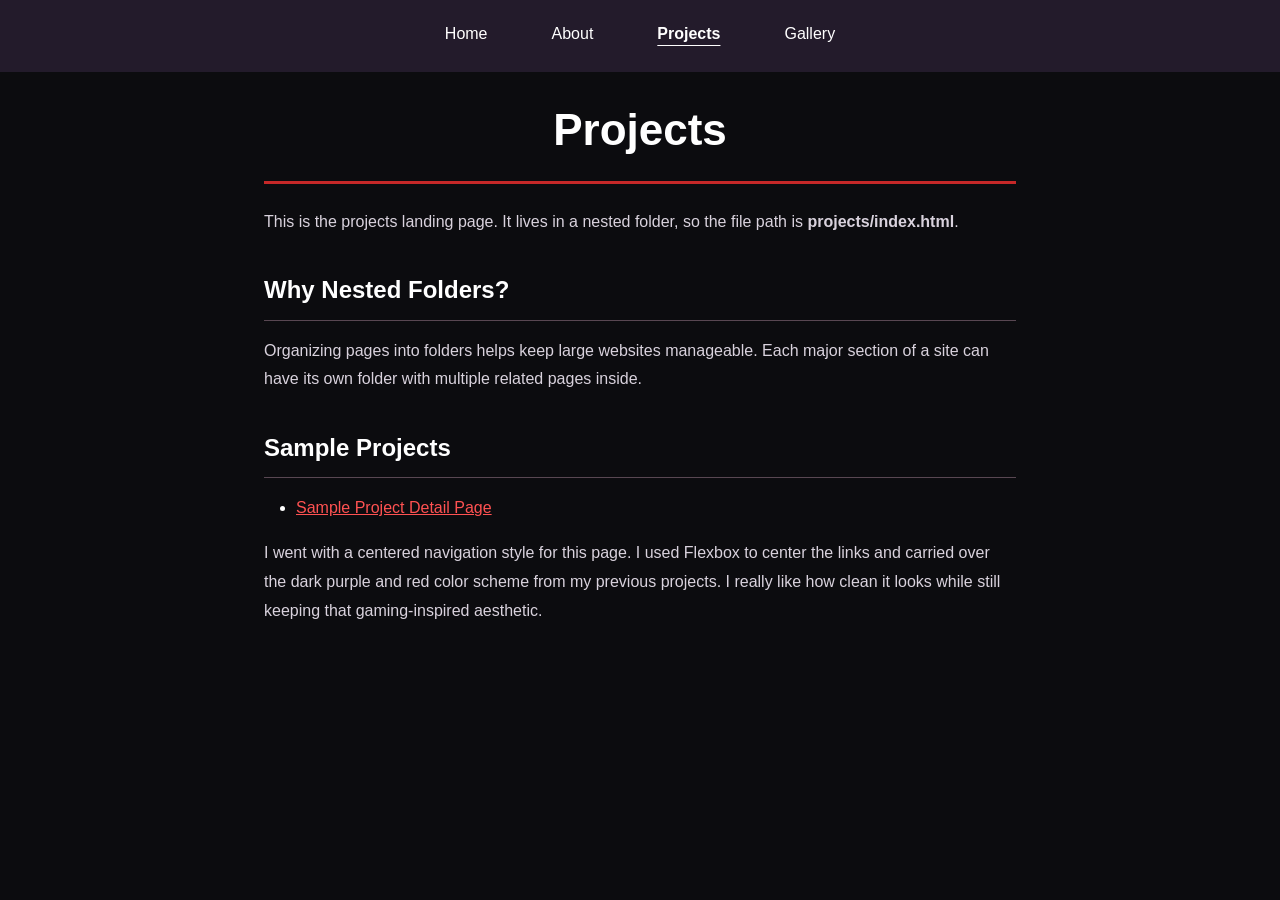
<file: week-06-exercise-01/projects/index.html>
<!DOCTYPE html>
<html lang="en">

<head>
  <meta charset="UTF-8">
  <meta name="viewport" content="width=device-width, initial-scale=1.0">
  <title>Navigation Lab - Projects</title>
  <link rel="stylesheet" href="../css/style.css">
</head>

<body>

  <nav class="nav-custom">
    <ul>
      <li><a href="../index.html">Home</a></li>
      <li><a href="../about.html">About</a></li>
      <li><a href="index.html" class="current" aria-current="page">Projects</a></li>
      <li><a href="../gallery/index.html">Gallery</a></li>
    </ul>
  </nav>

  <main>
    <h1>Projects</h1>

    <p>This is the projects landing page. It lives in a nested folder, so the file path is
      <strong>projects/index.html</strong>.
    </p>

    <h2>Why Nested Folders?</h2>

    <p>Organizing pages into folders helps keep large websites manageable. Each major section of a site can have its own
      folder with multiple related pages inside.</p>

    <h2>Sample Projects</h2>

    <ul>
      <li><a href="project-detail.html">Sample Project Detail Page</a></li>
    </ul>

    <p>I went with a centered navigation style for this page. I used Flexbox to center the links and carried over
      the dark purple and red color scheme from my previous projects. I really like how clean it looks while
      still keeping that gaming-inspired aesthetic.</p>
  </main>

</body>

</html>
</file>
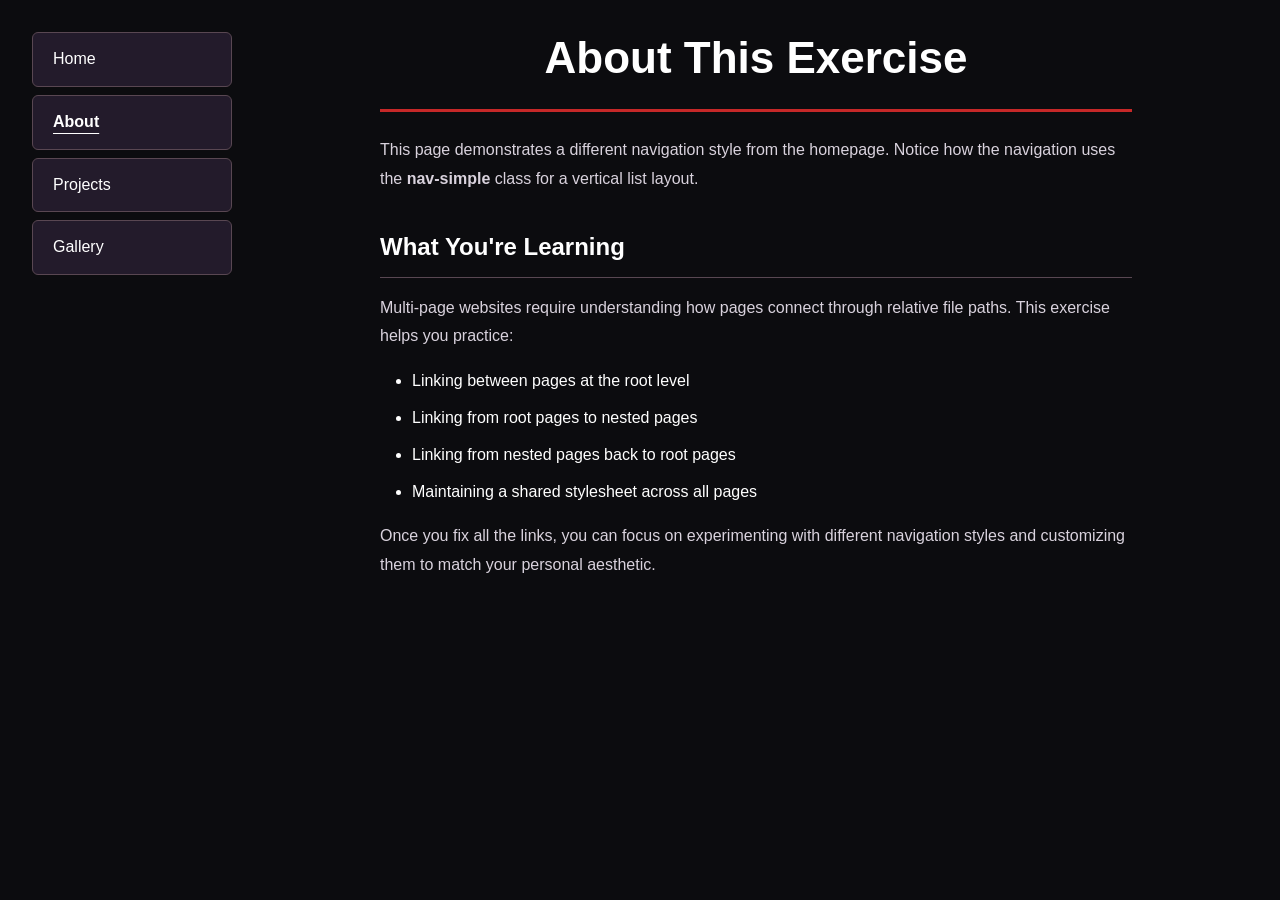
<file: week-06-exercise-01/about.html>
<!DOCTYPE html>
<html lang="en">

<head>
  <meta charset="UTF-8">
  <meta name="viewport" content="width=device-width, initial-scale=1.0">
  <title>Navigation Lab - About</title>
  <link rel="stylesheet" href="css/style.css">
</head>

<body>

  <nav class="nav-simple">
    <ul>
      <li><a href="index.html">Home</a></li>
      <li><a href="about.html" class="current" aria-current="page">About</a></li>
      <li><a href="projects/index.html">Projects</a></li>
      <li><a href="gallery/index.html">Gallery</a></li>
    </ul>
  </nav>

  <main>
    <h1>About This Exercise</h1>

    <p>This page demonstrates a different navigation style from the homepage. Notice how the navigation uses the
      <strong>nav-simple</strong> class for a vertical list layout.
    </p>

    <h2>What You're Learning</h2>

    <p>Multi-page websites require understanding how pages connect through relative file paths. This exercise helps you
      practice:</p>

    <ul>
      <li>Linking between pages at the root level</li>
      <li>Linking from root pages to nested pages</li>
      <li>Linking from nested pages back to root pages</li>
      <li>Maintaining a shared stylesheet across all pages</li>
    </ul>

    <p>Once you fix all the links, you can focus on experimenting with different navigation styles and customizing them
      to match your personal aesthetic.</p>
  </main>

</body>

</html>
</file>
<file: project-01/style.css>
/* ==================================
   Project 01: Personal Landing Page
   Nathan Johnson
   CMPA 3304 - Web Design
   ================================== */

/* My Color Palette */
:root {
    --background: #0C0C0F;
    --section-background: #16121C;
    --card-background: #231B2B;
    --card-hover: #4B2D63;

    --accent: #C62828;
    --accent-hover: #991B1B;
    --accent-light: #FF5252;

    --text: #FFFFFF;
    --muted: #D9D2DD;
    --border: #594752;
}

/* Reset Default Browser Spacing */
* {
    margin: 0;
    padding: 0;
    box-sizing: border-box;
}

/* Smooth Scrolling */
html {
    scroll-behavior: smooth;
}

/* Main Page Styling */
body {
    background-color: var(--background);
    color: var(--text);
    font-family: "Trebuchet MS", Arial, sans-serif;
    font-size: 16px;
    line-height: 1.6;

    min-height: 100vh;
    display: flex;
    flex-direction: column;
}

/* Keeps the Main Content Flexible */
main {
    flex: 1;
}

/* Centers Our Content */
.container {
    width: 90%;
    max-width: 1050px;
    margin: 0 auto;
}

/* Basic Link Colors */
a {
    color: var(--accent-light);
}

/* ==================================
   Header and Navigation
   ================================== */

/* Header Border */
.site-header {
    border-bottom: 1px solid var(--border);
}

/* Flexbox Header Layout */
.header-inner {
    display: flex;
    justify-content: space-between;
    align-items: center;
    flex-wrap: wrap;
    gap: 24px;
    padding: 24px 0;
}

/* My Name */
.brand h1 {
    font-size: 24px;
    line-height: 1.2;
    color: var(--text);
}

/* Student Subtitle */
.brand p {
    color: var(--muted);
    font-size: 13px;
    margin-top: 4px;
}

/* Navigation Layout */
nav {
    display: flex;
    flex-wrap: wrap;
    gap: 20px;
}

/* Navigation Links */
nav a {
    color: var(--muted);
    text-decoration: none;
    font-size: 16px;
    padding-bottom: 4px;
    border-bottom: 2px solid transparent;

    transition: color 0.3s ease,
                border-color 0.3s ease;
}

/* Navigation Hover Effect */
nav a:hover {
    color: var(--text);
    border-bottom-color: var(--accent);
}


/* ==================================
   About Me Section
   ================================== */

/* Flexbox Layout for About Me */
.hero {
    display: flex;
    justify-content: space-between;
    align-items: center;
    gap: 48px;
    padding-top: 80px;
    padding-bottom: 80px;
}

/* Main Introduction */
.hero-text {
    flex: 2;
    min-width: 0;
}

/* Small Text Above the Heading */
.eyebrow {
    color: var(--accent-light);
    font-size: 13px;
    font-weight: bold;
    letter-spacing: 1px;
}

/* Main Introduction Heading */
.hero h2 {
    color: var(--text);
    font-size: 48px;
    line-height: 1.2;
    margin: 12px 0 20px;
}

/* Introduction Paragraphs */
.hero-text p {
    margin-bottom: 18px;
}

/* Currently Learning Card */
.hero-note {
    flex: 1;
    min-width: 0;
    background-color: var(--card-background);
    border: 1px solid var(--border);
    border-radius: 12px;
    padding: 28px;
}

/* Card Heading */
.hero-note h3 {
    color: var(--text);
    font-size: 21px;
    margin-bottom: 12px;
}

/* Card Paragraph */
.hero-note p {
    color: var(--muted);
}

/* See My Projects Button */
.button {
    display: inline-block;
    background-color: var(--accent);
    color: var(--text);
    text-decoration: none;
    font-weight: bold;

    padding: 12px 24px;
    margin-top: 12px;
    border-radius: 8px;

    transition: background-color 0.3s ease,
                transform 0.3s ease,
                box-shadow 0.3s ease;
}

/* Button Hover Effect */
.button:hover {
    background-color: var(--accent-hover);
    transform: translateY(-4px);
    box-shadow: 0 8px 18px rgba(0, 0, 0, 0.4);
}


/* ==================================
   General Section Styling
   ================================== */

/* Spacing for Main Sections */
.section {
    padding: 70px 0;
}

/* Alternate Section Background */
.section-alt {
    background-color: var(--section-background);
}

/* Section Headings */
.section h2 {
    color: var(--text);
    font-size: 32px;
    margin-bottom: 10px;
}

/* Small Introduction Under Headings */
.section-intro {
    color: var(--muted);
    font-size: 16px;
    margin-bottom: 28px;
}

/* ==================================
   Skills and Interests
   ================================== */

/* Flexbox Layout for Skill Cards */
.skills-list {
    display: flex;
    flex-wrap: wrap;
    gap: 20px;
}

/* Individual Skill Cards */
.skill-card {
    flex: 1 1 230px;
    background-color: var(--card-background);
    border: 1px solid var(--border);
    border-radius: 12px;
    padding: 24px;

    transition: background-color 0.3s ease,
                border-color 0.3s ease,
                transform 0.3s ease;
}

/* Skill Card Headings */
.skill-card h3 {
    color: var(--text);
    font-size: 21px;
    margin-bottom: 12px;
}

/* Skill Card Paragraphs */
.skill-card p {
    color: var(--muted);
    font-size: 16px;
}

/* Interactive Hover Effect */
.skill-card:hover {
    background-color: var(--card-hover);
    border-color: var(--accent);
    transform: translateY(-4px);
}


/* ==================================
   Featured Projects
   ================================== */

/* Flexbox Layout for Projects */
.project-list {
    display: flex;
    flex-wrap: wrap;
    gap: 20px;
}

/* Individual Project Cards */
.project-card {
    flex: 1 1 250px;
    background-color: var(--card-background);
    border: 1px solid var(--border);
    border-radius: 12px;
    padding: 24px;

    /* Keeps each card's link near the bottom */
    display: flex;
    flex-direction: column;

    transition: transform 0.3s ease,
                border-color 0.3s ease,
                box-shadow 0.3s ease;
}

/* Featured Work Labels */
.project-number {
    color: var(--accent-light);
    font-size: 13px;
    font-weight: bold;
    letter-spacing: 1px;
    margin-bottom: 12px;
}

/* Project Titles */
.project-card h3 {
    color: var(--text);
    font-size: 21px;
    margin-bottom: 12px;
}

/* Project Descriptions */
.project-card p {
    color: var(--muted);
    font-size: 16px;
}

/* Keep Featured Work Labels Red */
.project-card .project-number {
    color: var(--accent-light);
}

/* View Project Links */
.project-link {
    display: inline-block;
    align-self: flex-start;
    color: var(--accent-light);
    font-weight: bold;
    text-decoration: none;

    margin-top: auto;
    padding-top: 20px;
    padding-bottom: 4px;

    border-bottom: 2px solid transparent;

    transition: color 0.3s ease,
                border-color 0.3s ease,
                letter-spacing 0.3s ease;
}

/* Interactive Project Card Hover */
.project-card:hover {
    transform: translateY(-5px);
    border-color: var(--accent);
    box-shadow: 0 10px 20px rgba(0, 0, 0, 0.4);
}

/* Interactive Project Link Hover */
.project-link:hover {
    color: var(--text);
    border-bottom-color: var(--accent);
    letter-spacing: 0.5px;
}


/* ==================================
   Contact and Footer
   ================================== */

/* Main Footer Background */
.site-footer {
    background-color: var(--section-background);
    border-top: 1px solid var(--border);
    padding: 48px 0;
}

/* Flexbox Footer Layout */
.footer-inner {
    display: flex;
    justify-content: space-between;
    align-items: flex-end;
    gap: 32px;
}

/* Contact Content */
.footer-content {
    max-width: 620px;
}

/* Contact Heading */
.site-footer h2 {
    color: var(--text);
    font-size: 26px;
    margin-bottom: 12px;
}

/* Footer Paragraphs */
.site-footer p {
    color: var(--muted);
    margin-bottom: 16px;
}

/* GitHub and Email Links */
.site-footer a {
    display: inline-block;
    color: var(--accent-light);
    font-weight: bold;
    text-decoration: none;

    margin-right: 20px;
    padding-bottom: 4px;
    border-bottom: 2px solid var(--accent);

    transition: color 0.3s ease,
                border-color 0.3s ease;
}

/* Footer Link Hover Effects */
.site-footer a:hover {
    color: var(--text);
    border-bottom-color: var(--accent-light);
}

/* Copyright */
.copyright {
    color: var(--muted);
    font-size: 13px;
    white-space: nowrap;
}


/* ==================================
   Responsive Design
   ================================== */

/* Tablets and Smaller Screens */
@media (max-width: 760px) {

    /* Stack Header and Navigation */
    .header-inner {
        flex-direction: column;
        align-items: flex-start;
        gap: 18px;
    }

    /* Give Navigation Room to Wrap */
    nav {
        width: 100%;
        gap: 16px;
    }

    /* Stack About Me and Currently Learning */
    .hero {
        flex-direction: column;
        align-items: stretch;
        gap: 28px;
        padding-top: 50px;
        padding-bottom: 50px;
    }

    /* Make Heading Fit Smaller Screens */
    .hero h2 {
        font-size: 36px;
    }

    /* Keep Currently Learning Card Full Width */
    .hero-note {
        width: 100%;
    }

    /* Stack Skills Cards */
    .skill-card {
        flex: 1 1 100%;
    }

    /* Stack Featured Project Cards */
    .project-card {
        flex: 1 1 100%;
    }

    /* Reduce Section Spacing */
    .section {
        padding: 50px 0;
    }

    /* Stack Contact and Copyright */
    .footer-inner {
        flex-direction: column;
        align-items: flex-start;
        gap: 24px;
    }

    /* Allow Copyright Text to Wrap */
    .copyright {
        white-space: normal;
    }
}

/* Extra Small Phone Screens */
@media (max-width: 420px) {

    /* Smaller Navigation Spacing */
    nav {
        gap: 12px;
    }

    nav a {
        font-size: 14px;
    }

    /* Smaller Main Heading */
    .hero h2 {
        font-size: 30px;
    }

    /* Smaller Section Headings */
    .section h2 {
        font-size: 28px;
    }

    /* Slightly Smaller Card Padding */
    .skill-card,
    .project-card {
        padding: 20px;
    }

    /* Keep Footer Links Organized */
    .site-footer a {
        margin-right: 12px;
    }
}


/* ==================================
   Extra 1: Keyboard Accessibility
   ================================== */

/* Makes links easier to see when using Tab */
a:focus-visible {
    outline: 3px solid var(--accent-light);
    outline-offset: 4px;
    border-radius: 4px;
}


/* ==================================
   Extra 2: Reduced Motion
   ================================== */

/* Respects the user's reduced-motion setting */
@media (prefers-reduced-motion: reduce) {

    /* Disable smooth scrolling */
    html {
        scroll-behavior: auto;
    }

    /* Remove animated transitions */
    nav a,
    .button,
    .skill-card,
    .project-card,
    .project-link,
    .site-footer a {
        transition: none;
    }

    /* Remove movement on hover */
    .button:hover,
    .skill-card:hover,
    .project-card:hover {
        transform: none;
    }
}
</file>
<file: week-03-exercise-01/style.css>
* {
    box-sizing: border-box;
}

body {
    font-family: Arial, sans-serif;
    background-color: #171321;
    margin: 0;
    padding: 50px 20px;
}

.card {
    max-width: 600px;
    margin: 0 auto;
    padding: 32px;
    background-color: #292238;
    border: 3px solid #a675ff;
    border-radius: 12px;
}

h1 {
    color: #d4b5ff;
    font-size: 32px;
    margin: 0 0 20px;
}

p {
    color: #f1eaff;
    font-size: 18px;
    line-height: 1.6;
    margin: 0;
}
</file>
<file: week-04-exercise-01/style.css>
* {
    box-sizing: border-box;
}

html,
body {
    min-height: 100vh;
    margin: 0;
}

body {
    font-family: "Times New Roman", serif;
    line-height: 2;
    display: flex;
    justify-content: center;
    align-items: flex-start;
    padding: 32px 0;
}

main {
    max-width: 800px;
    width: 90%;
    padding: 16px;
    border: 1px solid rgba(0, 0, 0, 0.25);
}

h1 {
    font-weight: normal;
    font-size: 48px;
    line-height: 1em;
    margin-top: 48px;
    margin-bottom: 48px;
    text-align: center;
}

h2 {
    font-size: 24px;
    margin-top: 48px;
    margin-bottom: 16px;
    border-bottom: 1px solid rgba(0, 0, 0, 1);
    padding-bottom: 16px;
}

p {
    margin-bottom: 16px;
}

.screenshot-container {
    margin: 32px 0;
    padding: 16px;
    border: 1px solid rgba(0, 0, 0, 1);
    text-align: center;
}

.screenshot-container img {
    max-width: 100%;
    height: auto;
    display: block;
    margin: 0 auto;
    border: 1px solid rgba(0, 0, 0, 0.25);
}
</file>
<file: week-04-exercise-02/style.css>
/* My Marvel Rivals Strike Squad */

* {
    box-sizing: border-box;
}

html,
body {
    min-height: 100vh;
    margin: 0;
}

body {
    background-color: #0d0b12;
    color: #f8f8fc;
    font-family: Arial, sans-serif;
    line-height: 1.6;
    padding: 30px 0;
}

/* Main page */

main {
    max-width: 1200px;
    width: 92%;
    margin: 0 auto;
}

h1 {
    color: #f02846;
    font-size: 36px;
    text-align: center;
    margin-bottom: 20px;
}

main > p {
    color: #a9a5b4;
    text-align: center;
    max-width: 800px;
    margin: 0 auto 32px;
}

/* My character collection */

.collection-grid {
    display: flex;
    flex-wrap: wrap;
    gap: 20px;
    margin: 32px 0;
}

.collection-card {
    flex-grow: 1;
    flex-shrink: 1;
    flex-basis: 100%;
    min-width: 0;

    background-color: #241037;
    border: 2px solid #f02846;
    border-radius: 12px;
    padding: 16px;
}

/* Character images */

.collection-card img {
    width: 100%;
    aspect-ratio: 1 / 1;
    object-fit: cover;
    display: block;
    border-radius: 8px;
    margin-bottom: 16px;
}

/* Character names */

.collection-card h2 {
    color: #ffffff;
    font-size: 24px;
    margin-top: 0;
    margin-bottom: 8px;
}

/* Character class and costume */

.collection-card .details {
    color: #f02846;
    font-size: 14px;
    font-weight: bold;
    margin-bottom: 16px;
}

/* Character descriptions */

.collection-card .description {
    color: #e0dce6;
    font-size: 16px;
    line-height: 1.6;
    margin-bottom: 0;
}

/* Tablet - two cards per row */

@media (width >= 480px) {
    .collection-card {
        flex-basis: 45%;
    }
}

/* Desktop - three cards per row */

@media (width >= 1024px) {
    .collection-card {
        flex-basis: 30%;
    }
}
</file>
<file: week-05-exercise-01/style.css>
/* CSS Variables for my custom buttons */
:root {
    --power-purple: #6D28D9;
    --power-hover: #7C3AED;
    --morph-teal: #0F766E;
    --quest-orange: #C2410C;
    --quest-hover: #9A3412;
    --level-blue: #2D304B;
    --level-yellow: #FCD92D;
}

/* Original template styles */
* {
    margin: 0;
    padding: 0;
    box-sizing: border-box;
}

body {
    font-family: "Times New Roman", serif;
    line-height: 2;
    background-color: #fafafa;
    color: #1F2937;
    padding: 32px 16px;
}

.container {
    max-width: 800px;
    margin: 0 auto;
    display: flex;
    flex-direction: column;
    gap: 48px;
}

h1 {
    font-size: 48px;
    line-height: 1em;
    font-weight: normal;
    text-align: center;
    margin-bottom: 16px;
}

.subtitle {
    text-align: center;
    font-size: 16px;
    color: #6B7280;
    margin-bottom: 32px;
}

h2 {
    font-size: 24px;
    font-weight: normal;
    border-bottom: 1px solid rgba(0, 0, 0, 1);
    padding-bottom: 8px;
    margin-bottom: 16px;
}

.button-section {
    padding: 32px;
    background-color: #ffffff;
    border: 1px solid rgba(0, 0, 0, 0.25);
}

.button-section p {
    font-size: 16px;
    margin-bottom: 24px;
}

button {
    font-family: "Times New Roman", serif;
    font-size: 16px;
    cursor: pointer;
    border-radius: 0;
}

/* Button 01: Color Fade - Professor's Example */
.button-01 {
    background-color: #0066CC;
    color: #ffffff;
    padding: 16px 32px;
    border: 2px solid #0066CC;
    transition: background-color 0.3s ease, color 0.3s ease, border-color 0.3s ease;
}

.button-01:hover {
    background-color: #ffffff;
    color: #0066CC;
    border-color: #0066CC;
}

/* Button 02: Lift and Shadow - Professor's Example */
.button-02 {
    background-color: #0e6027;
    color: #ffffff;
    padding: 16px 32px;
    border: 2px solid #0e6027;
    transition: transform 0.3s ease, box-shadow 0.3s ease;
}

.button-02:hover {
    transform: translateY(-4px);
    box-shadow: 0 8px 16px rgba(0, 0, 0, 0.2);
}

/* Button 03: Scale and Glow */
.button-03 {
    background-color: var(--power-purple);
    color: #ffffff;
    padding: 16px 32px;
    border: 2px solid var(--power-purple);
    transition: transform 0.3s ease, box-shadow 0.3s ease, background-color 0.3s ease;
}

.button-03:hover {
    transform: scale(1.08);
    box-shadow: 0 0 20px rgba(109, 40, 217, 0.5);
    background-color: var(--power-hover);
}

/* Button 04: Border Morph */
.button-04 {
    background-color: #ffffff;
    color: var(--morph-teal);
    padding: 16px 32px;
    border: 2px solid var(--morph-teal);
    border-radius: 4px;
    transition: background-color 0.3s ease, color 0.3s ease, border-radius 0.3s ease;
}

.button-04:hover {
    background-color: var(--morph-teal);
    color: #ffffff;
    border-radius: 30px;
}

/* Button 05: Slide Right */
.button-05 {
    background-color: var(--quest-orange);
    color: #ffffff;
    padding: 16px 32px;
    border: 2px solid var(--quest-orange);
    transition: transform 0.3s ease, background-color 0.3s ease;
}

.button-05:hover {
    transform: translateX(10px);
    background-color: var(--quest-hover);
}

/* Button 06: Text Stretch */
.button-06 {
    background-color: var(--level-blue);
    color: #ffffff;
    padding: 16px 32px;
    border: 2px solid var(--level-blue);
    letter-spacing: 0;
    transition: letter-spacing 0.3s ease, background-color 0.3s ease, color 0.3s ease, border-color 0.3s ease;
}

.button-06:hover {
    letter-spacing: 3px;
    background-color: var(--level-yellow);
    color: #000000;
    border-color: var(--level-yellow);
}

/* Extra: Visible keyboard focus for accessibility */
button:focus-visible {
    outline: 3px solid #111827;
    outline-offset: 4px;
}
</file>
<file: week-06-exercise-01/css/style.css>
/* My Color Palette */

:root {
  --background: #0C0C0F;
  --section-background: #16121C;
  --card-background: #231B2B;
  --card-hover: #4B2D63;
  --accent: #C62828;
  --accent-hover: #991B1B;
  --accent-light: #FF5252;
  --text: #FFFFFF;
  --muted: #D9D2DD;
  --border: #594752;
}

/* Reset Default Browser Spacing */

* {
  margin: 0;
  padding: 0;
  box-sizing: border-box;
}

/* Main Page Styling */

body {
  font-family: "Trebuchet MS", Arial, sans-serif;
  font-size: 16px;
  line-height: 1.8;
  color: var(--text);
  background-color: var(--background);
  display: flex;
  flex-direction: column;
  align-items: center;
  min-height: 100vh;
}

main {
  max-width: 800px;
  width: 100%;
  padding: 32px 24px;
}

h1 {
  font-size: 2.75rem;
  line-height: 1.2;
  text-align: center;
  margin-bottom: 24px;
  padding-bottom: 24px;
  border-bottom: 3px solid var(--accent);
}

h2 {
  font-size: 24px;
  margin-top: 32px;
  margin-bottom: 16px;
  padding-bottom: 8px;
  border-bottom: 1px solid var(--border);
}

p {
  margin-bottom: 16px;
  color: var(--muted);
}

ul {
  margin-left: 32px;
  margin-bottom: 16px;
}

li {
  margin-bottom: 8px;
}

a {
  color: var(--accent-light);
  text-decoration: underline;
  transition: color 0.3s ease;
}

a:hover {
  color: var(--text);
}

code {
  font-family: monospace;
  background-color: var(--card-background);
  color: var(--text);
  padding: 2px 6px;
  border: 1px solid var(--border);
  border-radius: 4px;
}

/* Navigation 01: Simple Vertical List */

.nav-simple {
  width: 100%;
  max-width: 800px;
  padding: 16px;
}

.nav-simple ul {
  list-style: none;
  margin: 0;
  padding: 0;
}

.nav-simple li {
  margin-bottom: 8px;
}

.nav-simple a {
  display: block;
  padding: 12px 20px;
  color: var(--text);
  text-decoration: none;
  background-color: var(--card-background);
  border: 1px solid var(--border);
  border-radius: 6px;
  transition: background-color 0.3s ease,
              border-color 0.3s ease;
}

.nav-simple a:hover {
  background-color: var(--accent);
  border-color: var(--accent-light);
}

/* Navigation 02: Horizontal Flexbox */

.nav-horizontal {
  width: 100%;
  background-color: var(--card-background);
  padding: 0 32px;
  border-bottom: 3px solid var(--accent);
}

.nav-horizontal ul {
  list-style: none;
  margin: 0;
  padding: 0;
  display: flex;
  flex-wrap: wrap;
  gap: 32px;
}

.nav-horizontal li {
  margin-bottom: 0;
}

.nav-horizontal a {
  display: block;
  padding: 16px 0;
  color: var(--text);
  text-decoration: none;
  font-weight: bold;
  transition: color 0.3s ease;
}

.nav-horizontal a:hover {
  color: var(--accent-light);
}

/* Navigation 03: My Custom Centered Navigation */

.nav-custom {
  width: 100%;
  background-color: var(--card-background);
  padding: 8px 16px;
}

.nav-custom ul {
  list-style: none;
  margin: 0;
  padding: 0;
  display: flex;
  flex-wrap: wrap;
  justify-content: center;
  gap: 24px;
}

.nav-custom li {
  margin-bottom: 0;
}

.nav-custom a {
  display: block;
  padding: 12px 20px;
  color: var(--text);
  text-decoration: none;
  border-bottom: 3px solid transparent;
  transition: border-color 0.3s ease,
              color 0.3s ease;
}

.nav-custom a:hover {
  color: var(--accent-light);
  border-bottom-color: var(--accent);
}

/* Navigation 04: Justified Navigation */

.nav-justified {
  width: 100%;
  background-color: var(--card-background);
  padding: 16px 24px;
}

.nav-justified ul {
  list-style: none;
  margin: 0;
  padding: 0;
  display: flex;
  flex-wrap: wrap;
  justify-content: space-between;
  gap: 12px;
}

.nav-justified li {
  margin-bottom: 0;
}

.nav-justified a {
  display: block;
  padding: 12px 24px;
  color: var(--text);
  background-color: var(--background);
  text-decoration: none;
  border: 1px solid var(--border);
  border-radius: 6px;
  transition: background-color 0.3s ease,
              border-color 0.3s ease;
}

.nav-justified a:hover {
  background-color: var(--accent);
  border-color: var(--accent-light);
}

/* Current Page Indicator */

nav a.current {
  font-weight: bold;
  text-decoration: underline;
  text-underline-offset: 6px;
}

/* Keyboard Accessibility */

a:focus-visible {
  outline: 3px solid var(--accent-light);
  outline-offset: 4px;
  border-radius: 4px;
}

/* Mobile Layout */

@media (max-width: 480px) {
  h1 {
    font-size: 2rem;
  }

  .nav-horizontal ul,
  .nav-custom ul {
    justify-content: center;
    gap: 12px;
  }

  .nav-justified li {
    flex: 1 1 40%;
    text-align: center;
  }
}

/* Desktop Layout */

@media (min-width: 1024px) {
  .nav-simple {
    position: fixed;
    left: 32px;
    top: 32px;
    width: 200px;
    padding: 0;
  }

  .nav-simple + main {
    margin-left: 232px;
    width: calc(100% - 264px);
  }
}

/* Reduced Motion Accessibility */

@media (prefers-reduced-motion: reduce) {
  a {
    transition: none;
  }

  nav a {
    transition: none;
  }
}
</file>
